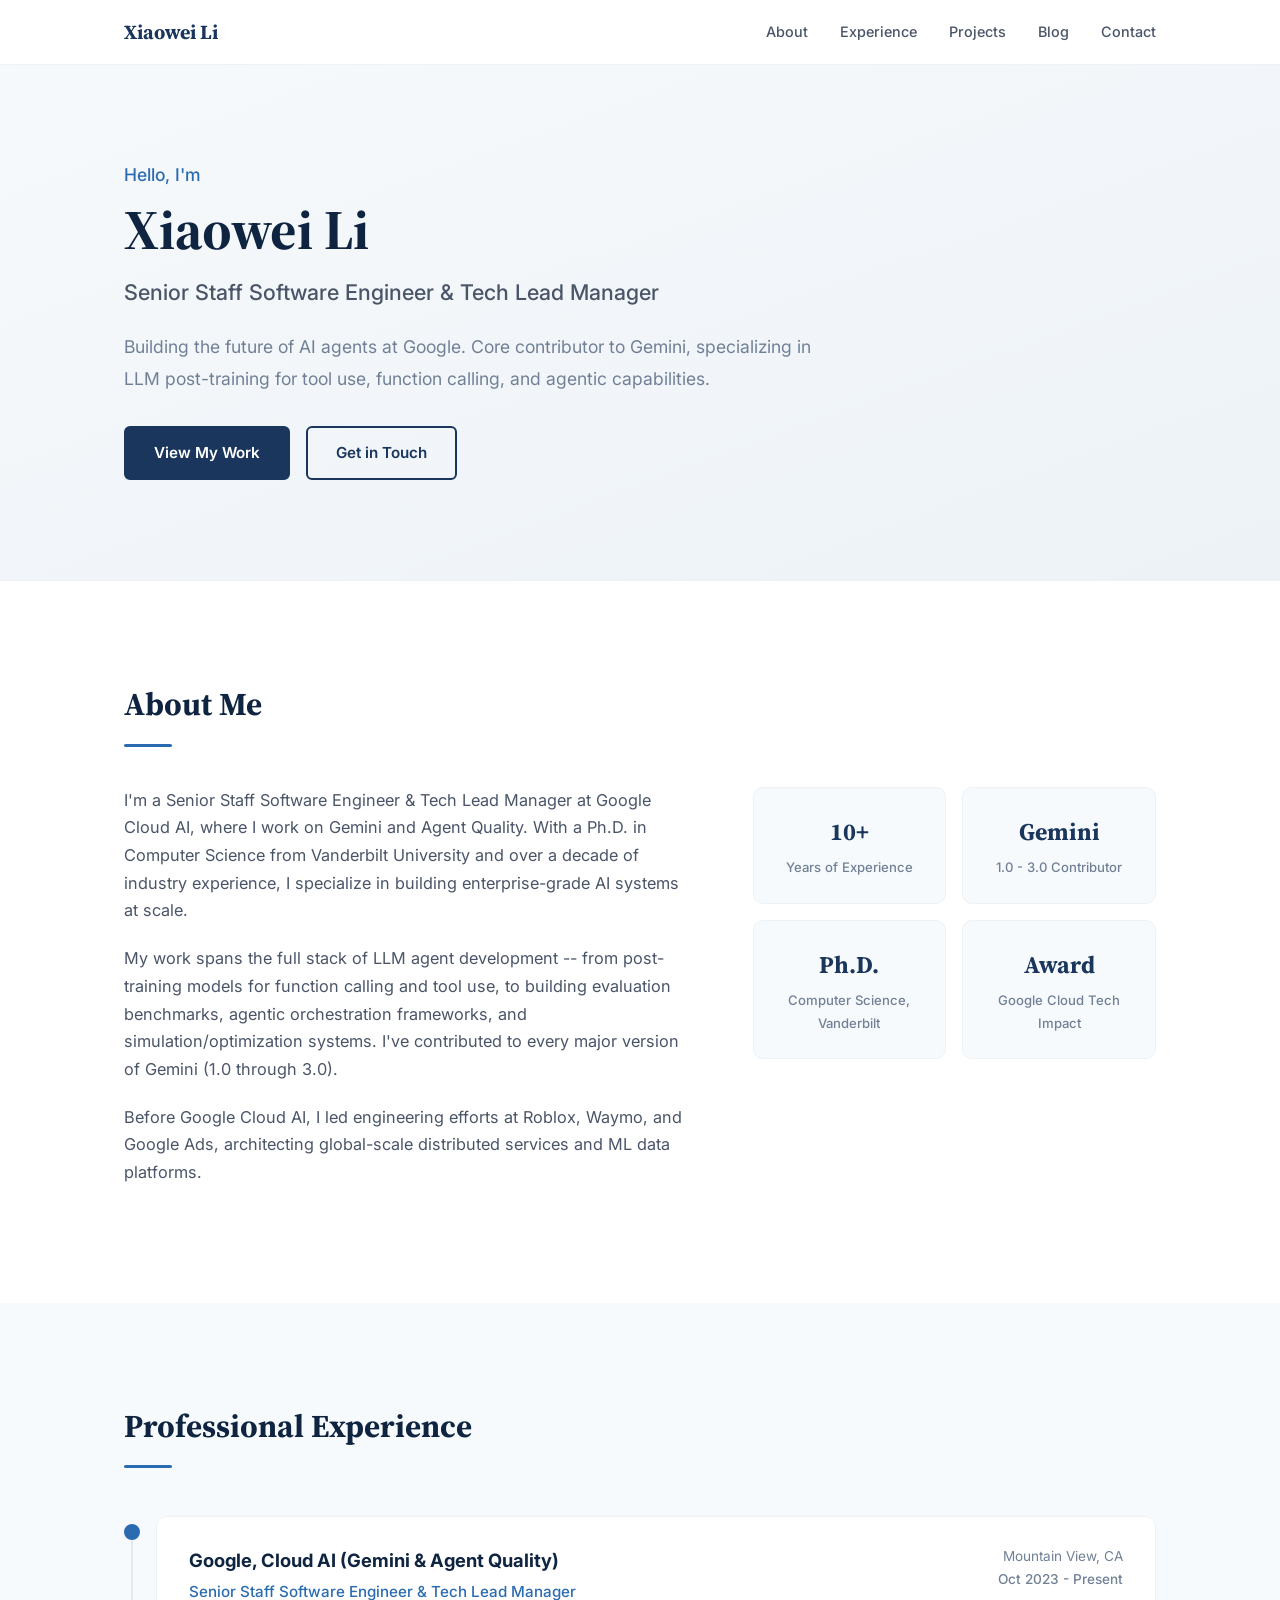
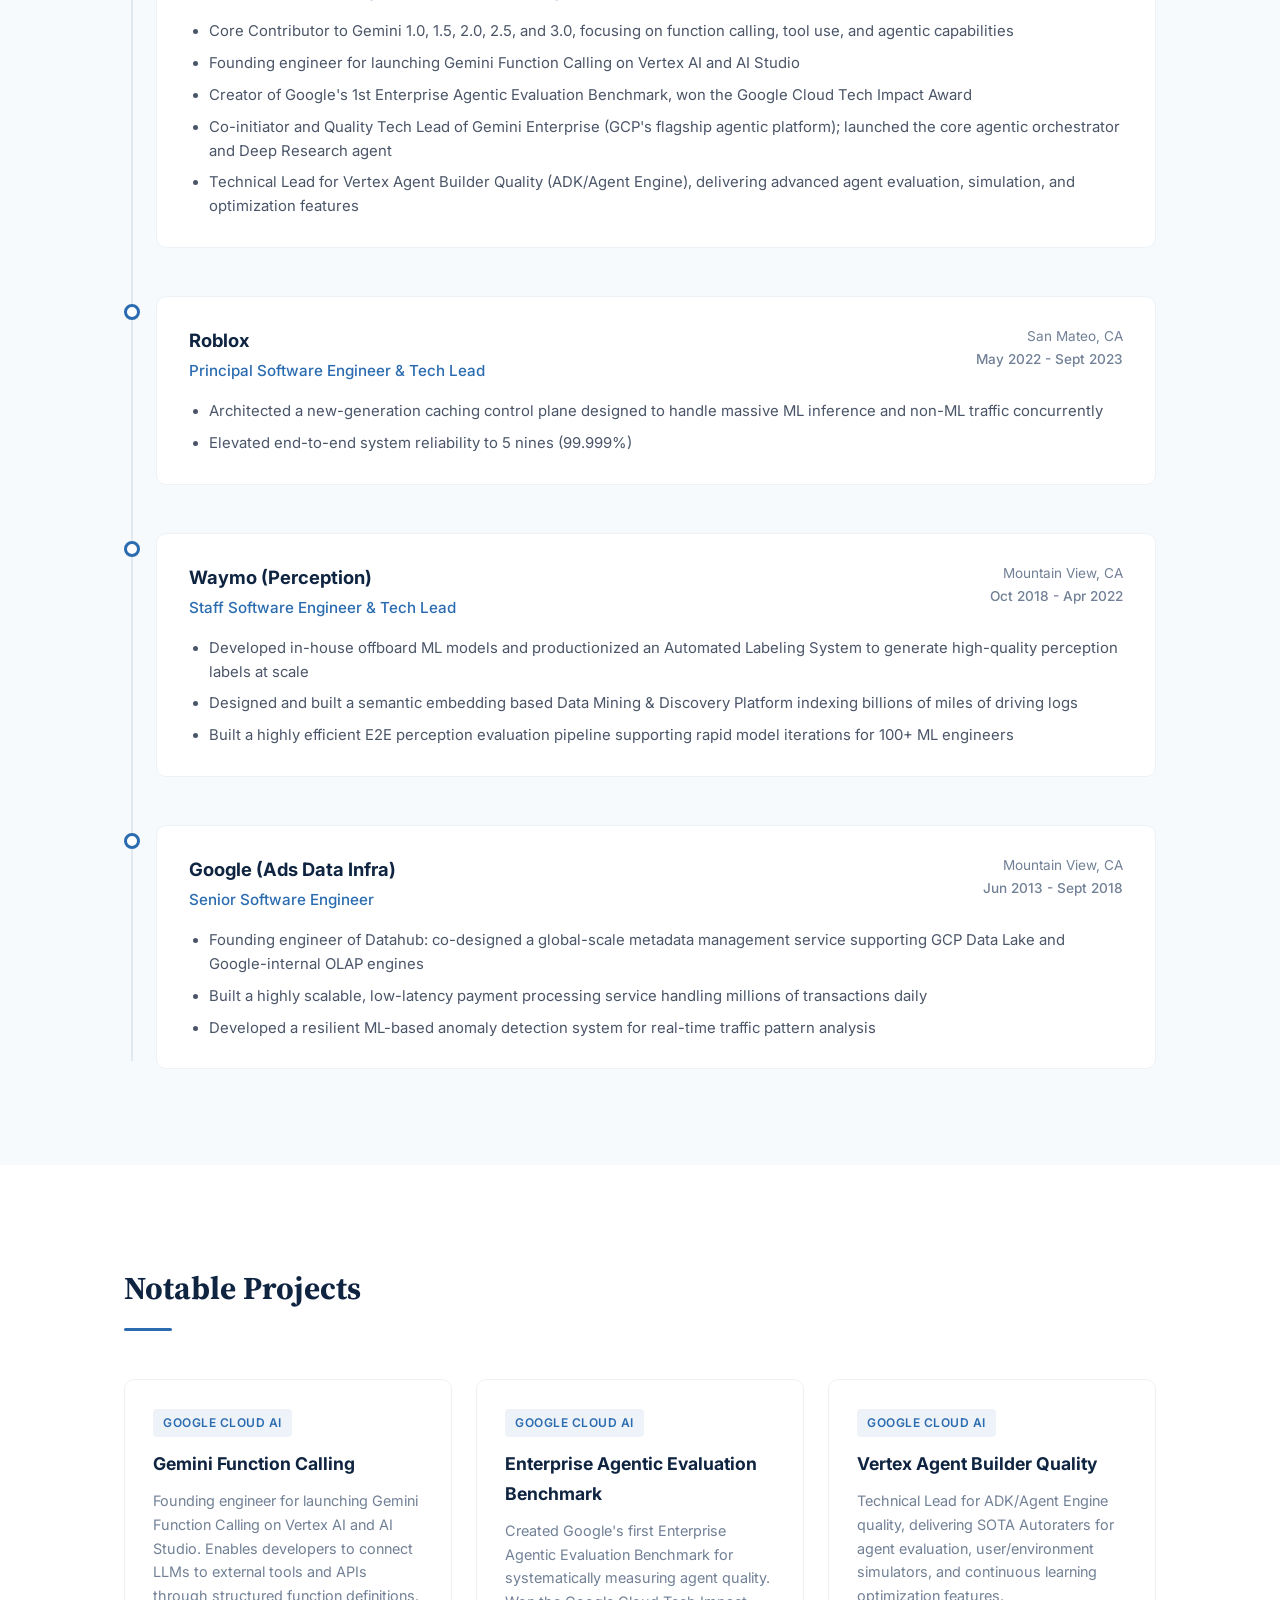
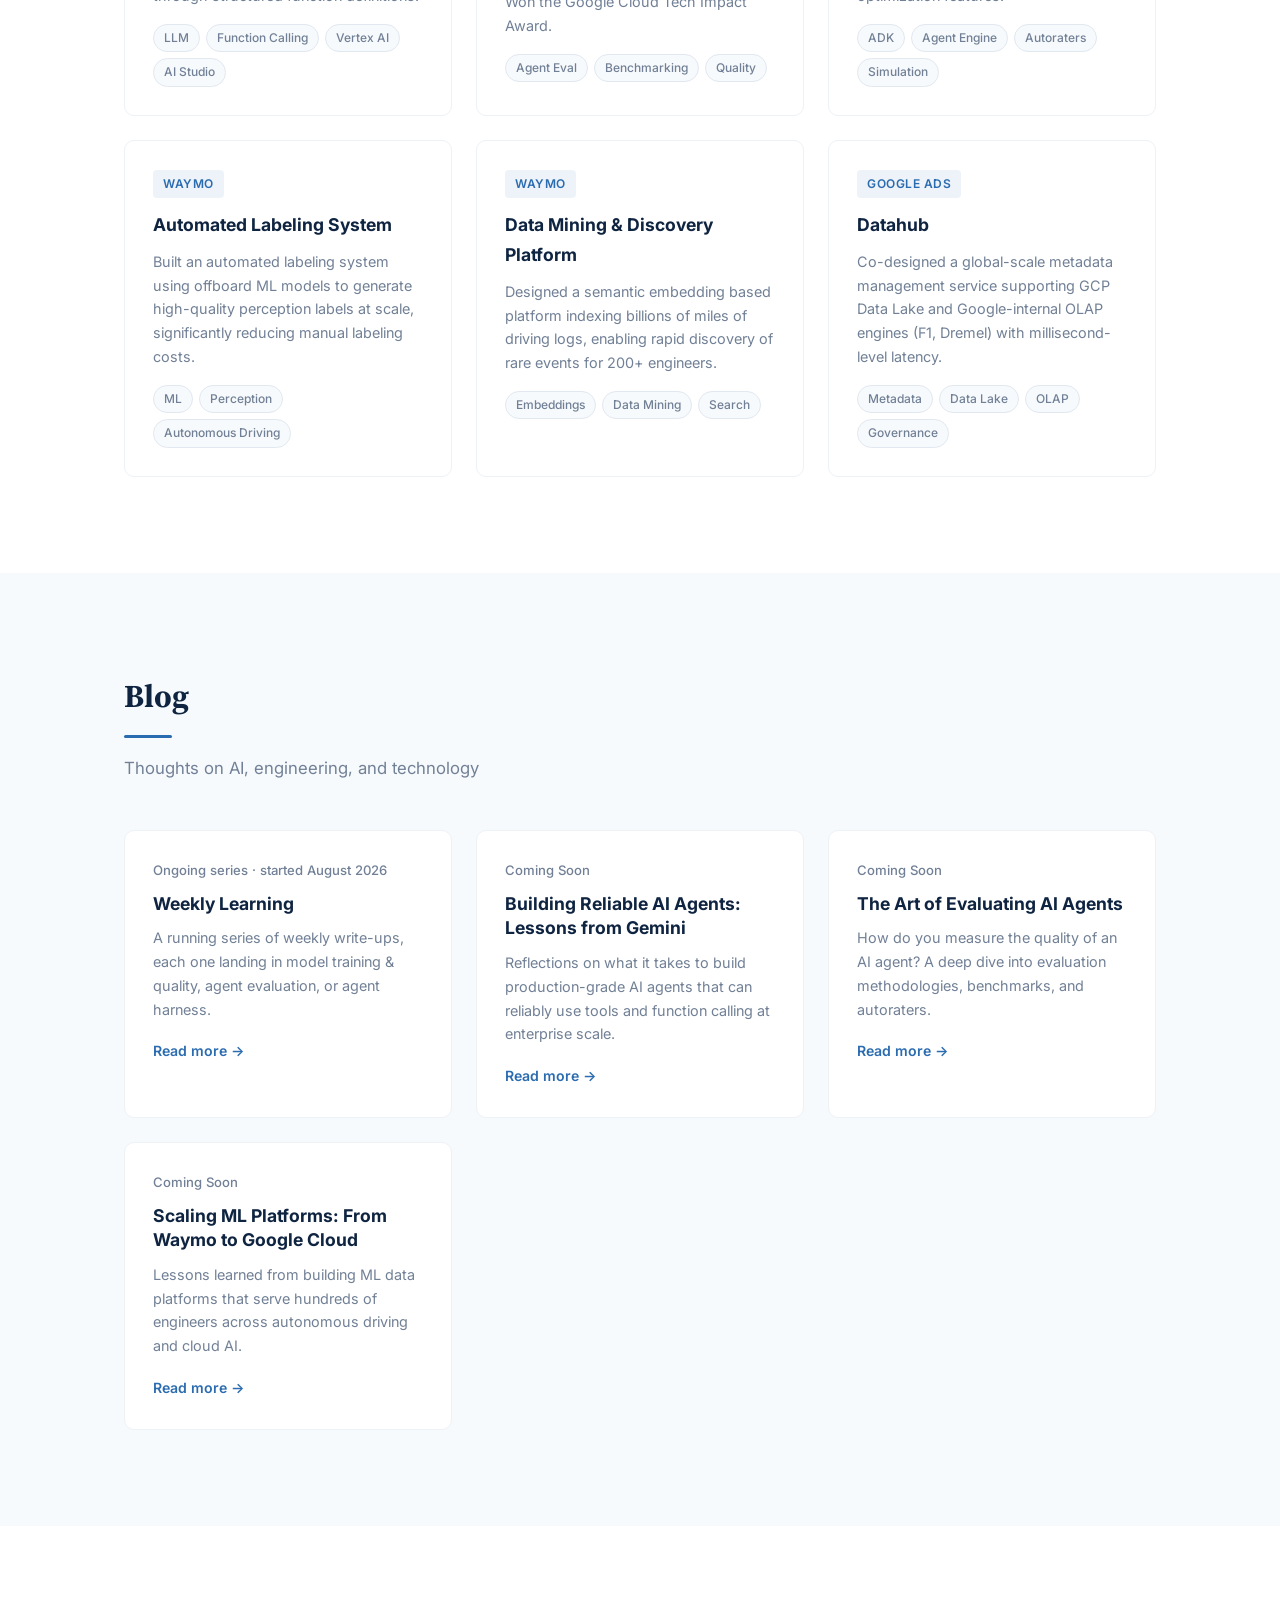
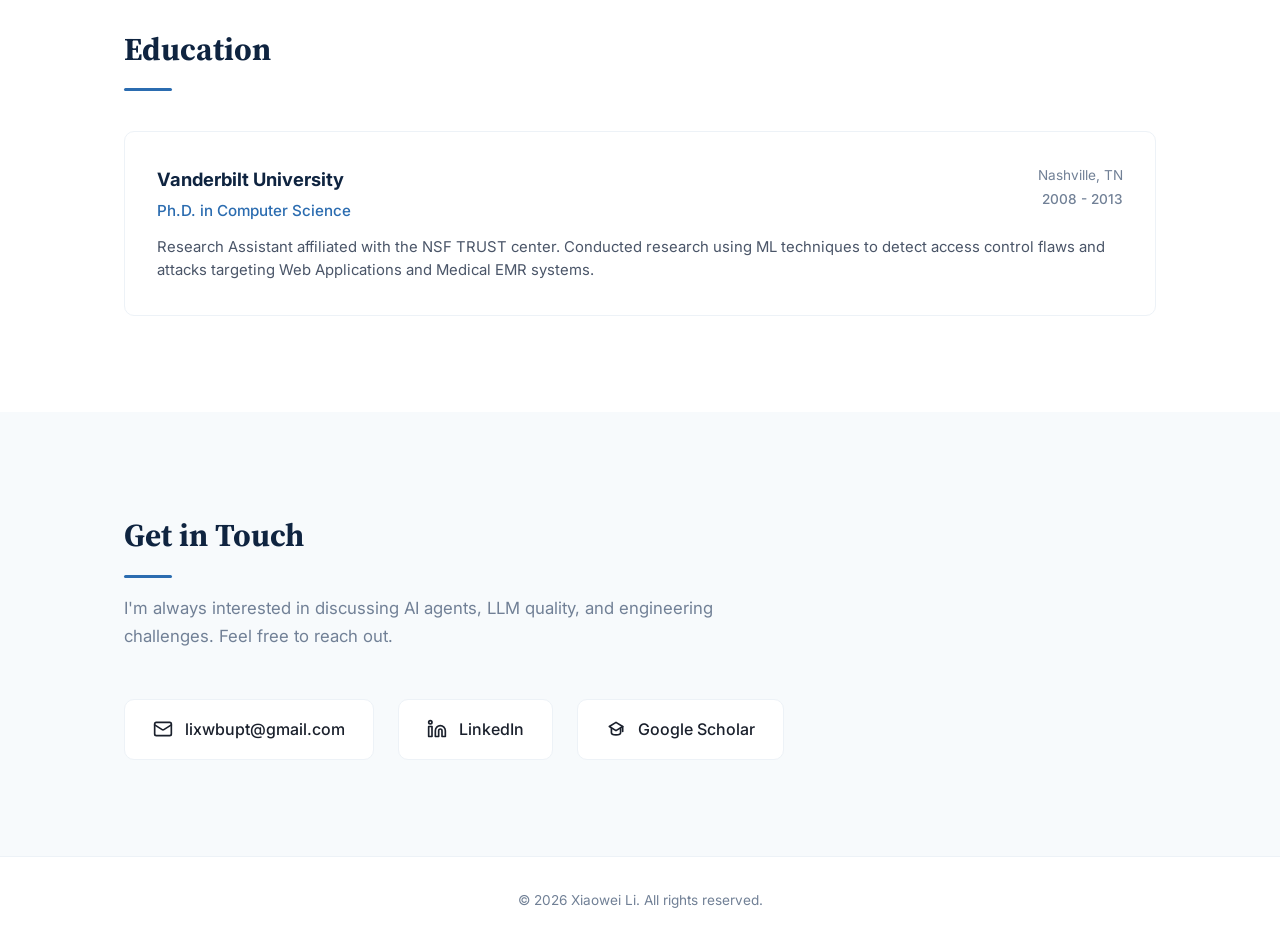
<file: index.html>
<!DOCTYPE html>
<html lang="en">
<head>
  <meta charset="UTF-8">
  <meta name="viewport" content="width=device-width, initial-scale=1.0">
  <title>Xiaowei Li - Senior Staff Engineer & Tech Lead</title>
  <meta name="description" content="Personal website of Xiaowei Li - Senior Staff Software Engineer & Tech Lead Manager at Google, specializing in LLM Agent Quality, Function Calling, and Agentic AI.">
  <link rel="stylesheet" href="styles.css">
  <link rel="preconnect" href="https://fonts.googleapis.com">
  <link rel="preconnect" href="https://fonts.gstatic.com" crossorigin>
  <link href="https://fonts.googleapis.com/css2?family=Inter:wght@300;400;500;600;700&family=Source+Serif+4:wght@400;600;700&display=swap" rel="stylesheet">
</head>
<body>
  <!-- Navigation -->
  <nav class="nav" id="nav">
    <div class="nav-inner">
      <a href="#" class="nav-logo">Xiaowei Li</a>
      <button class="nav-toggle" id="nav-toggle" aria-label="Toggle menu">
        <span></span><span></span><span></span>
      </button>
      <ul class="nav-links" id="nav-links">
        <li><a href="#about">About</a></li>
        <li><a href="#experience">Experience</a></li>
        <li><a href="#projects">Projects</a></li>
        <li><a href="#blog">Blog</a></li>
        <li><a href="#contact">Contact</a></li>

      </ul>
    </div>
  </nav>

  <!-- Hero Section -->
  <header class="hero" id="hero">
    <div class="container">
      <div class="hero-content">
        <p class="hero-greeting">Hello, I'm</p>
        <h1 class="hero-name">Xiaowei Li</h1>
        <h2 class="hero-title">Senior Staff Software Engineer & Tech Lead Manager</h2>
        <p class="hero-subtitle">
          Building the future of AI agents at Google. Core contributor to Gemini,
          specializing in LLM post-training for tool use, function calling, and agentic capabilities.
        </p>
        <div class="hero-actions">
          <a href="#experience" class="btn btn-primary">View My Work</a>
          <a href="#contact" class="btn btn-outline">Get in Touch</a>
        </div>
      </div>
    </div>
  </header>

  <!-- About Section -->
  <section class="section" id="about">
    <div class="container">
      <h2 class="section-title">About Me</h2>
      <div class="about-grid">
        <div class="about-text">
          <p>
            I'm a Senior Staff Software Engineer & Tech Lead Manager at Google Cloud AI,
            where I work on Gemini and Agent Quality. With a Ph.D. in Computer Science from
            Vanderbilt University and over a decade of industry experience, I specialize in
            building enterprise-grade AI systems at scale.
          </p>
          <p>
            My work spans the full stack of LLM agent development -- from post-training models
            for function calling and tool use, to building evaluation benchmarks, agentic orchestration
            frameworks, and simulation/optimization systems. I've contributed to every major version
            of Gemini (1.0 through 3.0).
          </p>
          <p>
            Before Google Cloud AI, I led engineering efforts at Roblox, Waymo, and Google Ads,
            architecting global-scale distributed services and ML data platforms.
          </p>
        </div>
        <div class="about-highlights">
          <div class="highlight-card">
            <span class="highlight-number">10+</span>
            <span class="highlight-label">Years of Experience</span>
          </div>
          <div class="highlight-card">
            <span class="highlight-number">Gemini</span>
            <span class="highlight-label">1.0 - 3.0 Contributor</span>
          </div>
          <div class="highlight-card">
            <span class="highlight-number">Ph.D.</span>
            <span class="highlight-label">Computer Science, Vanderbilt</span>
          </div>
          <div class="highlight-card">
            <span class="highlight-number">Award</span>
            <span class="highlight-label">Google Cloud Tech Impact</span>
          </div>
        </div>
      </div>
    </div>
  </section>

  <!-- Experience Section -->
  <section class="section section-alt" id="experience">
    <div class="container">
      <h2 class="section-title">Professional Experience</h2>
      <div class="timeline">

        <!-- Google Cloud AI -->
        <div class="timeline-item">
          <div class="timeline-marker"></div>
          <div class="timeline-content">
            <div class="timeline-header">
              <div>
                <h3 class="timeline-company">Google, Cloud AI (Gemini & Agent Quality)</h3>
                <p class="timeline-role">Senior Staff Software Engineer & Tech Lead Manager</p>
              </div>
              <div class="timeline-meta">
                <span class="timeline-location">Mountain View, CA</span>
                <span class="timeline-date">Oct 2023 - Present</span>
              </div>
            </div>
            <ul class="timeline-details">
              <li>Core Contributor to Gemini 1.0, 1.5, 2.0, 2.5, and 3.0, focusing on function calling, tool use, and agentic capabilities</li>
              <li>Founding engineer for launching Gemini Function Calling on Vertex AI and AI Studio</li>
              <li>Creator of Google's 1st Enterprise Agentic Evaluation Benchmark, won the Google Cloud Tech Impact Award</li>
              <li>Co-initiator and Quality Tech Lead of Gemini Enterprise (GCP's flagship agentic platform); launched the core agentic orchestrator and Deep Research agent</li>
              <li>Technical Lead for Vertex Agent Builder Quality (ADK/Agent Engine), delivering advanced agent evaluation, simulation, and optimization features</li>
            </ul>
          </div>
        </div>

        <!-- Roblox -->
        <div class="timeline-item">
          <div class="timeline-marker"></div>
          <div class="timeline-content">
            <div class="timeline-header">
              <div>
                <h3 class="timeline-company">Roblox</h3>
                <p class="timeline-role">Principal Software Engineer & Tech Lead</p>
              </div>
              <div class="timeline-meta">
                <span class="timeline-location">San Mateo, CA</span>
                <span class="timeline-date">May 2022 - Sept 2023</span>
              </div>
            </div>
            <ul class="timeline-details">
              <li>Architected a new-generation caching control plane designed to handle massive ML inference and non-ML traffic concurrently</li>
              <li>Elevated end-to-end system reliability to 5 nines (99.999%)</li>
            </ul>
          </div>
        </div>

        <!-- Waymo -->
        <div class="timeline-item">
          <div class="timeline-marker"></div>
          <div class="timeline-content">
            <div class="timeline-header">
              <div>
                <h3 class="timeline-company">Waymo (Perception)</h3>
                <p class="timeline-role">Staff Software Engineer & Tech Lead</p>
              </div>
              <div class="timeline-meta">
                <span class="timeline-location">Mountain View, CA</span>
                <span class="timeline-date">Oct 2018 - Apr 2022</span>
              </div>
            </div>
            <ul class="timeline-details">
              <li>Developed in-house offboard ML models and productionized an Automated Labeling System to generate high-quality perception labels at scale</li>
              <li>Designed and built a semantic embedding based Data Mining & Discovery Platform indexing billions of miles of driving logs</li>
              <li>Built a highly efficient E2E perception evaluation pipeline supporting rapid model iterations for 100+ ML engineers</li>
            </ul>
          </div>
        </div>

        <!-- Google Ads -->
        <div class="timeline-item">
          <div class="timeline-marker"></div>
          <div class="timeline-content">
            <div class="timeline-header">
              <div>
                <h3 class="timeline-company">Google (Ads Data Infra)</h3>
                <p class="timeline-role">Senior Software Engineer</p>
              </div>
              <div class="timeline-meta">
                <span class="timeline-location">Mountain View, CA</span>
                <span class="timeline-date">Jun 2013 - Sept 2018</span>
              </div>
            </div>
            <ul class="timeline-details">
              <li>Founding engineer of Datahub: co-designed a global-scale metadata management service supporting GCP Data Lake and Google-internal OLAP engines</li>
              <li>Built a highly scalable, low-latency payment processing service handling millions of transactions daily</li>
              <li>Developed a resilient ML-based anomaly detection system for real-time traffic pattern analysis</li>
            </ul>
          </div>
        </div>

      </div>
    </div>
  </section>

  <!-- Projects Section -->
  <section class="section" id="projects">
    <div class="container">
      <h2 class="section-title">Notable Projects</h2>
      <div class="projects-grid">

        <div class="project-card">
          <div class="project-tag">Google Cloud AI</div>
          <h3 class="project-title">Gemini Function Calling</h3>
          <p class="project-desc">
            Founding engineer for launching Gemini Function Calling on Vertex AI and AI Studio.
            Enables developers to connect LLMs to external tools and APIs through structured function definitions.
          </p>
          <div class="project-tech">
            <span>LLM</span><span>Function Calling</span><span>Vertex AI</span><span>AI Studio</span>
          </div>
        </div>

        <div class="project-card">
          <div class="project-tag">Google Cloud AI</div>
          <h3 class="project-title">Enterprise Agentic Evaluation Benchmark</h3>
          <p class="project-desc">
            Created Google's first Enterprise Agentic Evaluation Benchmark for systematically measuring
            agent quality. Won the Google Cloud Tech Impact Award.
          </p>
          <div class="project-tech">
            <span>Agent Eval</span><span>Benchmarking</span><span>Quality</span>
          </div>
        </div>

        <div class="project-card">
          <div class="project-tag">Google Cloud AI</div>
          <h3 class="project-title">Vertex Agent Builder Quality</h3>
          <p class="project-desc">
            Technical Lead for ADK/Agent Engine quality, delivering SOTA Autoraters for agent evaluation,
            user/environment simulators, and continuous learning optimization features.
          </p>
          <div class="project-tech">
            <span>ADK</span><span>Agent Engine</span><span>Autoraters</span><span>Simulation</span>
          </div>
        </div>

        <div class="project-card">
          <div class="project-tag">Waymo</div>
          <h3 class="project-title">Automated Labeling System</h3>
          <p class="project-desc">
            Built an automated labeling system using offboard ML models to generate high-quality
            perception labels at scale, significantly reducing manual labeling costs.
          </p>
          <div class="project-tech">
            <span>ML</span><span>Perception</span><span>Autonomous Driving</span>
          </div>
        </div>

        <div class="project-card">
          <div class="project-tag">Waymo</div>
          <h3 class="project-title">Data Mining & Discovery Platform</h3>
          <p class="project-desc">
            Designed a semantic embedding based platform indexing billions of miles of driving logs,
            enabling rapid discovery of rare events for 200+ engineers.
          </p>
          <div class="project-tech">
            <span>Embeddings</span><span>Data Mining</span><span>Search</span>
          </div>
        </div>

        <div class="project-card">
          <div class="project-tag">Google Ads</div>
          <h3 class="project-title">Datahub</h3>
          <p class="project-desc">
            Co-designed a global-scale metadata management service supporting GCP Data Lake
            and Google-internal OLAP engines (F1, Dremel) with millisecond-level latency.
          </p>
          <div class="project-tech">
            <span>Metadata</span><span>Data Lake</span><span>OLAP</span><span>Governance</span>
          </div>
        </div>

      </div>
    </div>
  </section>

  <!-- Blog Section -->
  <section class="section section-alt" id="blog">
    <div class="container">
      <h2 class="section-title">Blog</h2>
      <p class="section-subtitle">Thoughts on AI, engineering, and technology</p>
      <div class="blog-grid">

        <a href="blog/weekly-learning.html" class="blog-card">
          <div class="blog-date">Ongoing series &middot; started August 2026</div>
          <h3 class="blog-title">Weekly Learning</h3>
          <p class="blog-excerpt">
            A running series of weekly write-ups, each one landing in model training &amp; quality,
            agent evaluation, or agent harness.
          </p>
          <span class="blog-read-more">Read more &rarr;</span>
        </a>

        <a href="blog/building-ai-agents.html" class="blog-card">
          <div class="blog-date">Coming Soon</div>
          <h3 class="blog-title">Building Reliable AI Agents: Lessons from Gemini</h3>
          <p class="blog-excerpt">
            Reflections on what it takes to build production-grade AI agents that can reliably
            use tools and function calling at enterprise scale.
          </p>
          <span class="blog-read-more">Read more &rarr;</span>
        </a>

        <a href="blog/eval-benchmarks.html" class="blog-card">
          <div class="blog-date">Coming Soon</div>
          <h3 class="blog-title">The Art of Evaluating AI Agents</h3>
          <p class="blog-excerpt">
            How do you measure the quality of an AI agent? A deep dive into evaluation
            methodologies, benchmarks, and autoraters.
          </p>
          <span class="blog-read-more">Read more &rarr;</span>
        </a>

        <a href="blog/scaling-ml-platforms.html" class="blog-card">
          <div class="blog-date">Coming Soon</div>
          <h3 class="blog-title">Scaling ML Platforms: From Waymo to Google Cloud</h3>
          <p class="blog-excerpt">
            Lessons learned from building ML data platforms that serve hundreds of engineers
            across autonomous driving and cloud AI.
          </p>
          <span class="blog-read-more">Read more &rarr;</span>
        </a>

      </div>
    </div>
  </section>

  <!-- Education Section -->
  <section class="section" id="education">
    <div class="container">
      <h2 class="section-title">Education</h2>
      <div class="education-card">
        <div class="education-header">
          <div>
            <h3 class="education-school">Vanderbilt University</h3>
            <p class="education-degree">Ph.D. in Computer Science</p>
          </div>
          <div class="timeline-meta">
            <span class="timeline-location">Nashville, TN</span>
            <span class="timeline-date">2008 - 2013</span>
          </div>
        </div>
        <p class="education-desc">
          Research Assistant affiliated with the NSF TRUST center. Conducted research using ML techniques
          to detect access control flaws and attacks targeting Web Applications and Medical EMR systems.
        </p>
      </div>
    </div>
  </section>

  <!-- Contact Section -->
  <section class="section section-alt" id="contact">
    <div class="container">
      <h2 class="section-title">Get in Touch</h2>
      <p class="section-subtitle">
        I'm always interested in discussing AI agents, LLM quality, and engineering challenges.
        Feel free to reach out.
      </p>
      <div class="contact-links">
        <a href="mailto:lixwbupt@gmail.com" class="contact-item">
          <svg xmlns="http://www.w3.org/2000/svg" width="24" height="24" viewBox="0 0 24 24" fill="none" stroke="currentColor" stroke-width="2" stroke-linecap="round" stroke-linejoin="round"><rect width="20" height="16" x="2" y="4" rx="2"/><path d="m22 7-8.97 5.7a1.94 1.94 0 0 1-2.06 0L2 7"/></svg>
          <span>lixwbupt@gmail.com</span>
        </a>
        <a href="https://www.linkedin.com/in/xiaowei-li-b37a5a18/" target="_blank" class="contact-item">
          <svg xmlns="http://www.w3.org/2000/svg" width="24" height="24" viewBox="0 0 24 24" fill="none" stroke="currentColor" stroke-width="2" stroke-linecap="round" stroke-linejoin="round"><path d="M16 8a6 6 0 0 1 6 6v7h-4v-7a2 2 0 0 0-2-2 2 2 0 0 0-2 2v7h-4v-7a6 6 0 0 1 6-6z"/><rect width="4" height="12" x="2" y="9"/><circle cx="4" cy="4" r="2"/></svg>
          <span>LinkedIn</span>
        </a>
        <a href="https://scholar.google.com/citations?user=L3YYngwAAAAJ&hl=en" target="_blank" class="contact-item">
          <svg xmlns="http://www.w3.org/2000/svg" width="24" height="24" viewBox="0 0 24 24" fill="none" stroke="currentColor" stroke-width="2" stroke-linecap="round" stroke-linejoin="round"><path d="M12 14l-8-5 8-5 8 5-8 5z"/><path d="M20 9v6"/><path d="M6.5 11.5v5c0 1.38 2.46 2.5 5.5 2.5s5.5-1.12 5.5-2.5v-5"/></svg>
          <span>Google Scholar</span>
        </a>
      </div>
    </div>
  </section>

  <!-- Footer -->
  <footer class="footer">
    <div class="container">
      <p>&copy; 2026 Xiaowei Li. All rights reserved.</p>
    </div>
  </footer>

  <script src="main.js"></script>
</body>
</html>
</file>
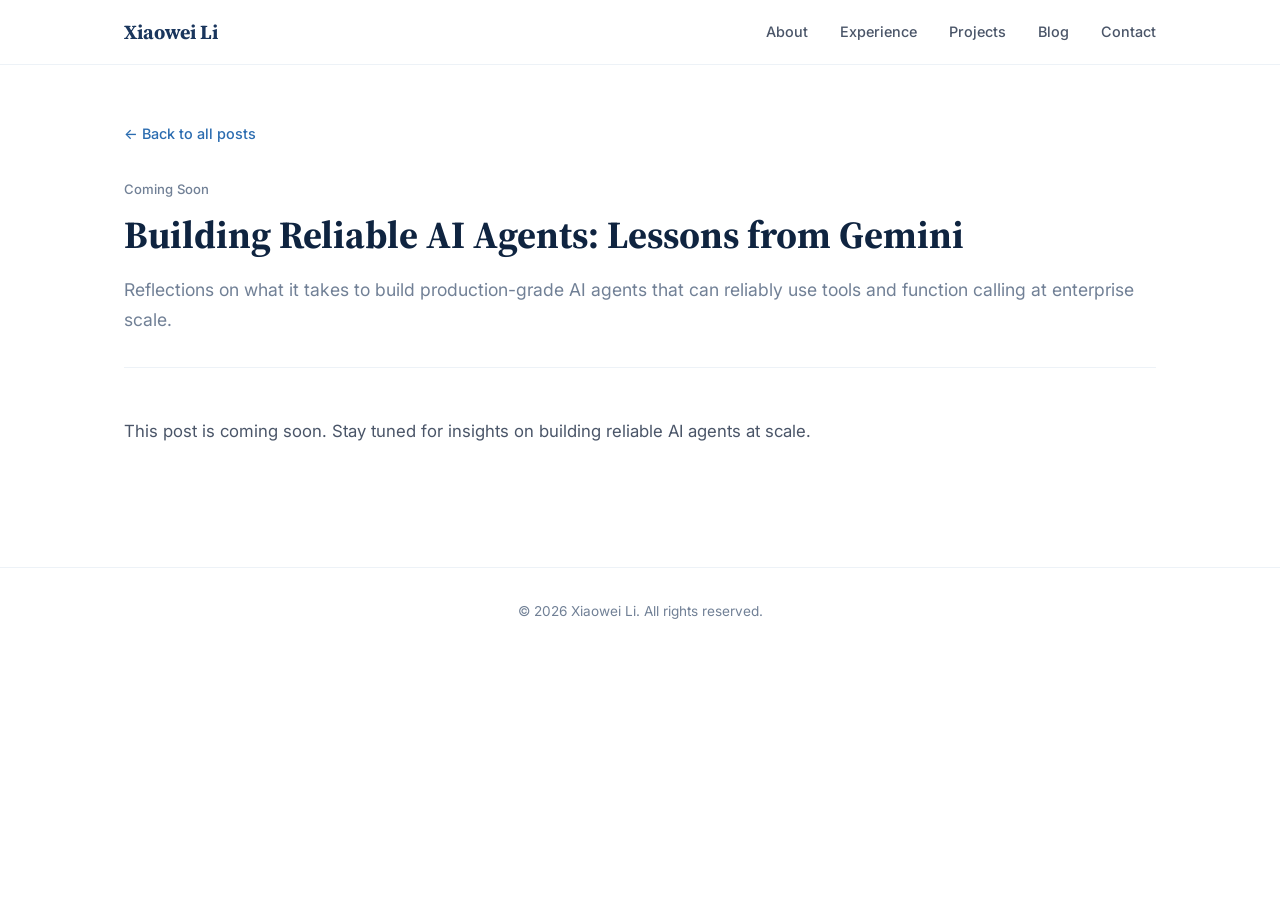
<file: blog/building-ai-agents.html>
<!DOCTYPE html>
<html lang="en">
<head>
  <meta charset="UTF-8">
  <meta name="viewport" content="width=device-width, initial-scale=1.0">
  <title>Building Reliable AI Agents - Xiaowei Li</title>
  <link rel="stylesheet" href="../styles.css">
  <link rel="preconnect" href="https://fonts.googleapis.com">
  <link rel="preconnect" href="https://fonts.gstatic.com" crossorigin>
  <link href="https://fonts.googleapis.com/css2?family=Inter:wght@300;400;500;600;700&family=Source+Serif+4:wght@400;600;700&display=swap" rel="stylesheet">
</head>
<body>
  <nav class="nav" id="nav">
    <div class="nav-inner">
      <a href="../index.html" class="nav-logo">Xiaowei Li</a>
      <ul class="nav-links" id="nav-links">
        <li><a href="../index.html#about">About</a></li>
        <li><a href="../index.html#experience">Experience</a></li>
        <li><a href="../index.html#projects">Projects</a></li>
        <li><a href="../index.html#blog">Blog</a></li>
        <li><a href="../index.html#contact">Contact</a></li>
      </ul>
    </div>
  </nav>

  <article class="blog-post">
    <div class="container">
      <a href="../index.html#blog" class="blog-back">&larr; Back to all posts</a>
      <header class="blog-post-header">
        <div class="blog-date">Coming Soon</div>
        <h1 class="blog-post-title">Building Reliable AI Agents: Lessons from Gemini</h1>
        <p class="blog-post-subtitle">
          Reflections on what it takes to build production-grade AI agents that can reliably
          use tools and function calling at enterprise scale.
        </p>
      </header>
      <div class="blog-post-body">
        <p>This post is coming soon. Stay tuned for insights on building reliable AI agents at scale.</p>
      </div>
    </div>
  </article>

  <footer class="footer">
    <div class="container">
      <p>&copy; 2026 Xiaowei Li. All rights reserved.</p>
    </div>
  </footer>

  <script src="../main.js"></script>
</body>
</html>
</file>
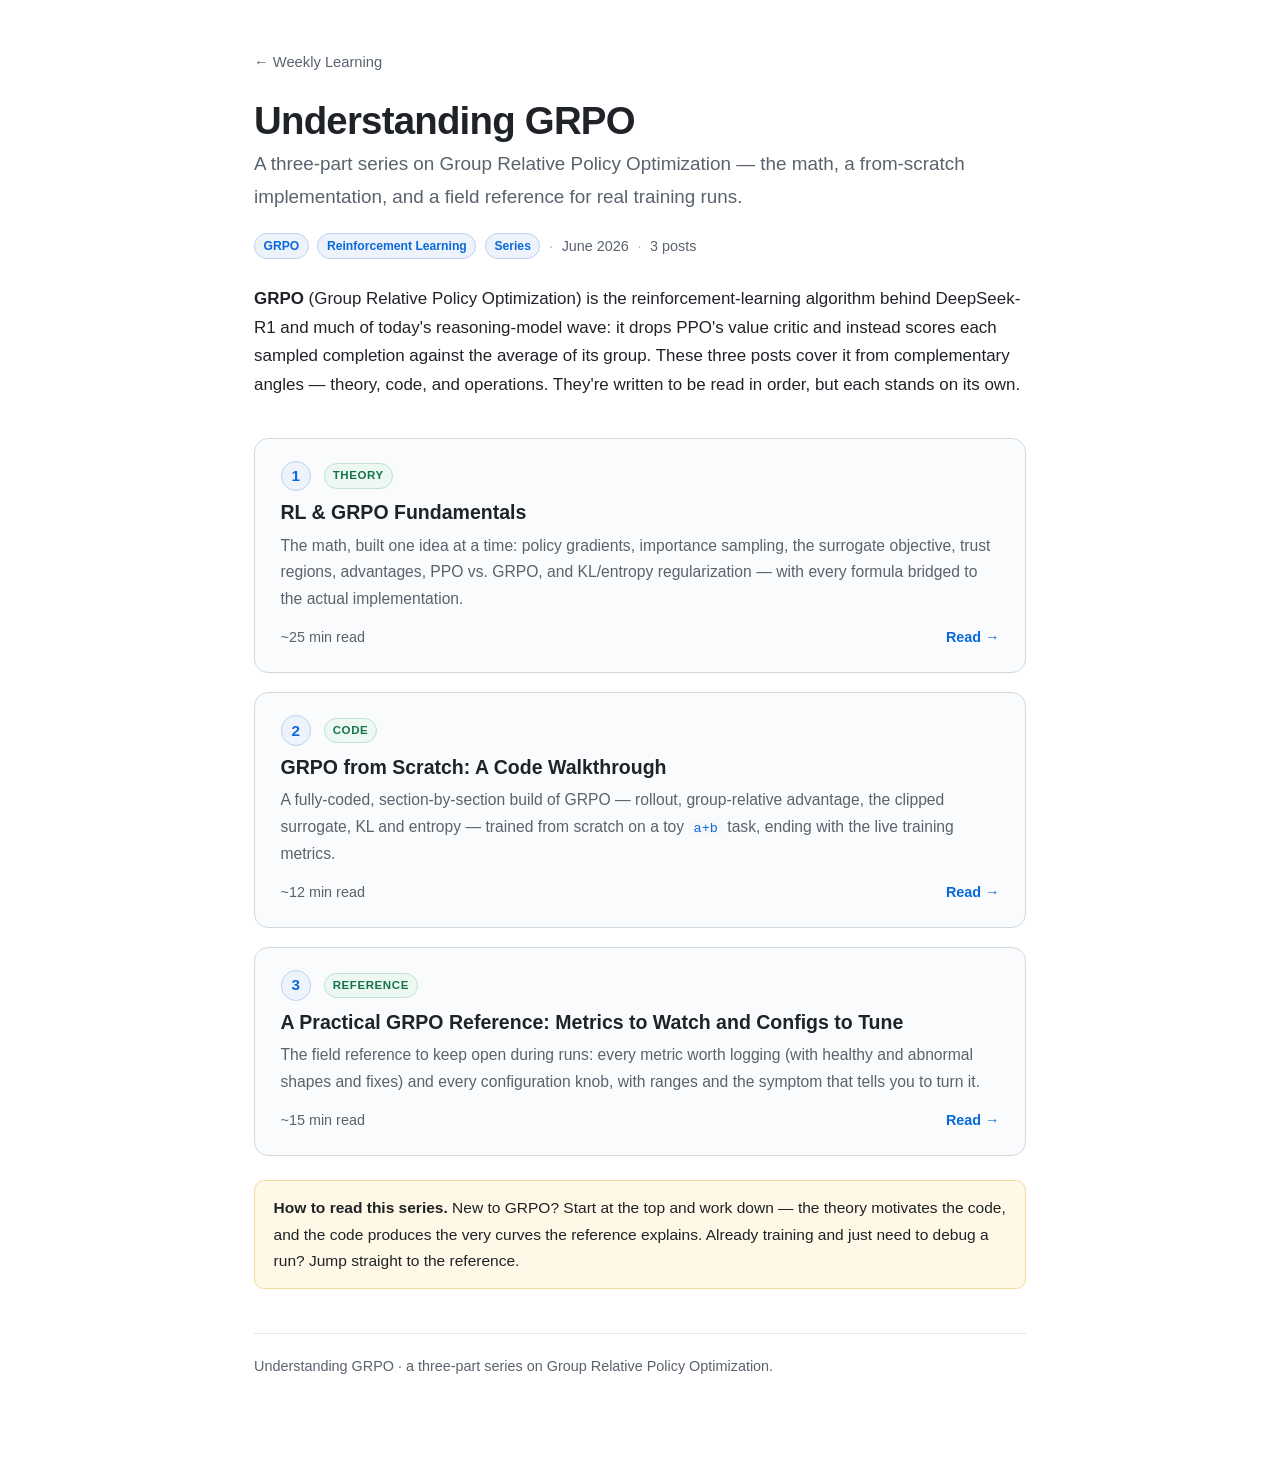
<file: blog/grpo-series.html>
<!DOCTYPE html>
<html lang="en">
<head>
<meta charset="utf-8">
<meta name="viewport" content="width=device-width, initial-scale=1">
<title>Understanding GRPO &mdash; A Three-Part Series</title>
<meta name="description" content="A three-part series on Group Relative Policy Optimization (GRPO): the RL math fundamentals, a from-scratch code walkthrough, and a practical reference of metrics and configs for real training runs.">
<style>
  :root {
    --bg: #ffffff; --fg: #1f2328; --muted: #59636e; --border: #d1d9e0;
    --border-soft: #e4e8ec; --accent: #0969da; --code-bg: #f6f8fa;
    --row-alt: #fafbfc; --note-bg: #fff8e6; --note-bd: #f0d999;
    --num-bg: #eef3fb; --num-bd: #bcd2f0; --num-fg: #0969da;
    --an-bg: #ecf8f1; --an-bd: #bfe3d0; --an-fg: #15734c;
    --maxw: 820px;
  }
  @media (prefers-color-scheme: dark) {
    :root {
      --bg: #0d1117; --fg: #e6edf3; --muted: #9198a1; --border: #30363d;
      --border-soft: #21262d; --accent: #4493f8; --code-bg: #161b22;
      --row-alt: #11161d; --note-bg: #241c08; --note-bd: #5c4813;
      --num-bg: #11203a; --num-bd: #1f487e; --num-fg: #6cb0ff;
      --an-bg: #0e1f17; --an-bd: #285339; --an-fg: #56cf92;
    }
  }
  * { box-sizing: border-box; }
  html { scroll-behavior: smooth; }
  body {
    margin: 0; background: var(--bg); color: var(--fg);
    font: 17px/1.7 -apple-system, BlinkMacSystemFont, "Segoe UI", "Noto Sans",
          Helvetica, Arial, sans-serif;
    -webkit-font-smoothing: antialiased;
  }
  .wrap { max-width: var(--maxw); margin: 0 auto; padding: 48px 24px 96px; }
  a { color: var(--accent); text-decoration: none; }
  a:hover { text-decoration: underline; }
  p { margin: 0.85em 0; }
  strong { font-weight: 650; }
  em { color: var(--fg); }
  code { background: var(--code-bg); color: var(--accent);
    padding: .12em .38em; border-radius: 5px; font-size: .86em;
    font-family: ui-monospace, SFMono-Regular, "SF Mono", Menlo, Consolas, monospace; }

  .backlink { display: inline-block; margin: 0 0 1.6em; color: var(--muted);
    font-size: .92rem; font-weight: 500; }
  .backlink:hover { color: var(--accent); text-decoration: none; }
  .doc-title { font-size: 2.4rem; line-height: 1.15; margin: 0 0 .15em; font-weight: 700;
    letter-spacing: -0.02em; }
  .doc-sub { color: var(--muted); font-size: 1.18rem; margin: 0 0 1.1em; }
  .meta { color: var(--muted); font-size: .9rem; margin: 0 0 1.8em;
    display: flex; gap: .6em; flex-wrap: wrap; align-items: center; }
  .meta .dot { opacity: .5; }
  .tag { font-size: .76rem; font-weight: 600; color: var(--num-fg);
    background: var(--num-bg); border: 1px solid var(--num-bd);
    border-radius: 999px; padding: .12em .7em; }
  .lead { font-size: 1.06rem; }

  /* series cards */
  .series { display: grid; gap: 1.15em; margin: 2.2em 0 1.2em; }
  .scard { display: block; position: relative; border: 1px solid var(--border);
    border-radius: 14px; padding: 1.3em 1.5em; background: var(--row-alt);
    text-decoration: none; color: inherit;
    transition: border-color .15s ease, transform .15s ease, box-shadow .15s ease; }
  .scard:hover { border-color: var(--accent); transform: translateY(-2px);
    box-shadow: 0 6px 22px rgba(0,0,0,.08); text-decoration: none; }
  .scard-head { display: flex; align-items: center; gap: .75em; margin-bottom: .55em;
    flex-wrap: wrap; }
  .scard-num { flex: none; width: 2em; height: 2em; border-radius: 50%; display: flex;
    align-items: center; justify-content: center; font-weight: 700; font-size: .95rem;
    color: var(--num-fg); background: var(--num-bg); border: 1px solid var(--num-bd); }
  .scard-kind { font-size: .72rem; font-weight: 700; letter-spacing: .05em;
    text-transform: uppercase; color: var(--an-fg); background: var(--an-bg);
    border: 1px solid var(--an-bd); border-radius: 999px; padding: .18em .7em; }
  .scard h3 { margin: 0; font-size: 1.22rem; font-weight: 650; line-height: 1.25; }
  .scard p { margin: .5em 0 .8em; color: var(--muted); font-size: .98rem; }
  .scard-meta { display: flex; align-items: center; justify-content: space-between;
    font-size: .9rem; }
  .scard-time { color: var(--muted); }
  .scard-go { color: var(--accent); font-weight: 600; }

  .note { background: var(--note-bg); border: 1px solid var(--note-bd);
    border-radius: 10px; padding: .9em 1.2em; margin: 1.6em 0; font-size: .97rem; }
  .note strong { font-weight: 700; }

  .footer { margin-top: 3em; padding-top: 1.4em; border-top: 1px solid var(--border-soft);
    color: var(--muted); font-size: .9rem; }
  @media (max-width: 640px) {
    .wrap { padding: 28px 16px 64px; }
    .doc-title { font-size: 1.85rem; } .doc-sub { font-size: 1.05rem; }
  }
</style>
</head>
<body>
<div class="wrap">
  <a href="weekly-learning.html" class="backlink">&larr; Weekly Learning</a>

  <h1 class="doc-title">Understanding GRPO</h1>
  <p class="doc-sub">A three-part series on Group Relative Policy Optimization &mdash; the math, a from-scratch implementation, and a field reference for real training runs.</p>
  <div class="meta">
    <span class="tag">GRPO</span><span class="tag">Reinforcement Learning</span><span class="tag">Series</span>
    <span class="dot">&middot;</span><span>June 2026</span>
    <span class="dot">&middot;</span><span>3 posts</span>
  </div>

  <p class="lead"><strong>GRPO</strong> (Group Relative Policy Optimization) is the reinforcement-learning
  algorithm behind DeepSeek-R1 and much of today's reasoning-model wave: it drops PPO's value critic
  and instead scores each sampled completion against the average of its group. These three posts cover
  it from complementary angles &mdash; theory, code, and operations. They're written to be read in
  order, but each stands on its own.</p>

  <div class="series">

    <a class="scard" href="rl-grpo-fundamentals.html">
      <div class="scard-head">
        <span class="scard-num">1</span>
        <span class="scard-kind">Theory</span>
      </div>
      <h3>RL &amp; GRPO Fundamentals</h3>
      <p>The math, built one idea at a time: policy gradients, importance sampling, the surrogate
      objective, trust regions, advantages, PPO vs. GRPO, and KL/entropy regularization &mdash; with
      every formula bridged to the actual implementation.</p>
      <div class="scard-meta">
        <span class="scard-time">~25 min read</span>
        <span class="scard-go">Read &rarr;</span>
      </div>
    </a>

    <a class="scard" href="grpo-from-scratch.html">
      <div class="scard-head">
        <span class="scard-num">2</span>
        <span class="scard-kind">Code</span>
      </div>
      <h3>GRPO from Scratch: A Code Walkthrough</h3>
      <p>A fully-coded, section-by-section build of GRPO &mdash; rollout, group-relative advantage, the
      clipped surrogate, KL and entropy &mdash; trained from scratch on a toy <code>a+b</code> task,
      ending with the live training metrics.</p>
      <div class="scard-meta">
        <span class="scard-time">~12 min read</span>
        <span class="scard-go">Read &rarr;</span>
      </div>
    </a>

    <a class="scard" href="grpo.html">
      <div class="scard-head">
        <span class="scard-num">3</span>
        <span class="scard-kind">Reference</span>
      </div>
      <h3>A Practical GRPO Reference: Metrics to Watch and Configs to Tune</h3>
      <p>The field reference to keep open during runs: every metric worth logging (with healthy and
      abnormal shapes and fixes) and every configuration knob, with ranges and the symptom that tells
      you to turn it.</p>
      <div class="scard-meta">
        <span class="scard-time">~15 min read</span>
        <span class="scard-go">Read &rarr;</span>
      </div>
    </a>

  </div>

  <div class="note"><strong>How to read this series.</strong> New to GRPO? Start at the top and work
  down &mdash; the theory motivates the code, and the code produces the very curves the reference
  explains. Already training and just need to debug a run? Jump straight to the reference.</div>

  <div class="footer">
    Understanding GRPO &middot; a three-part series on Group Relative Policy Optimization.
  </div>
</div>
</body>
</html>
</file>
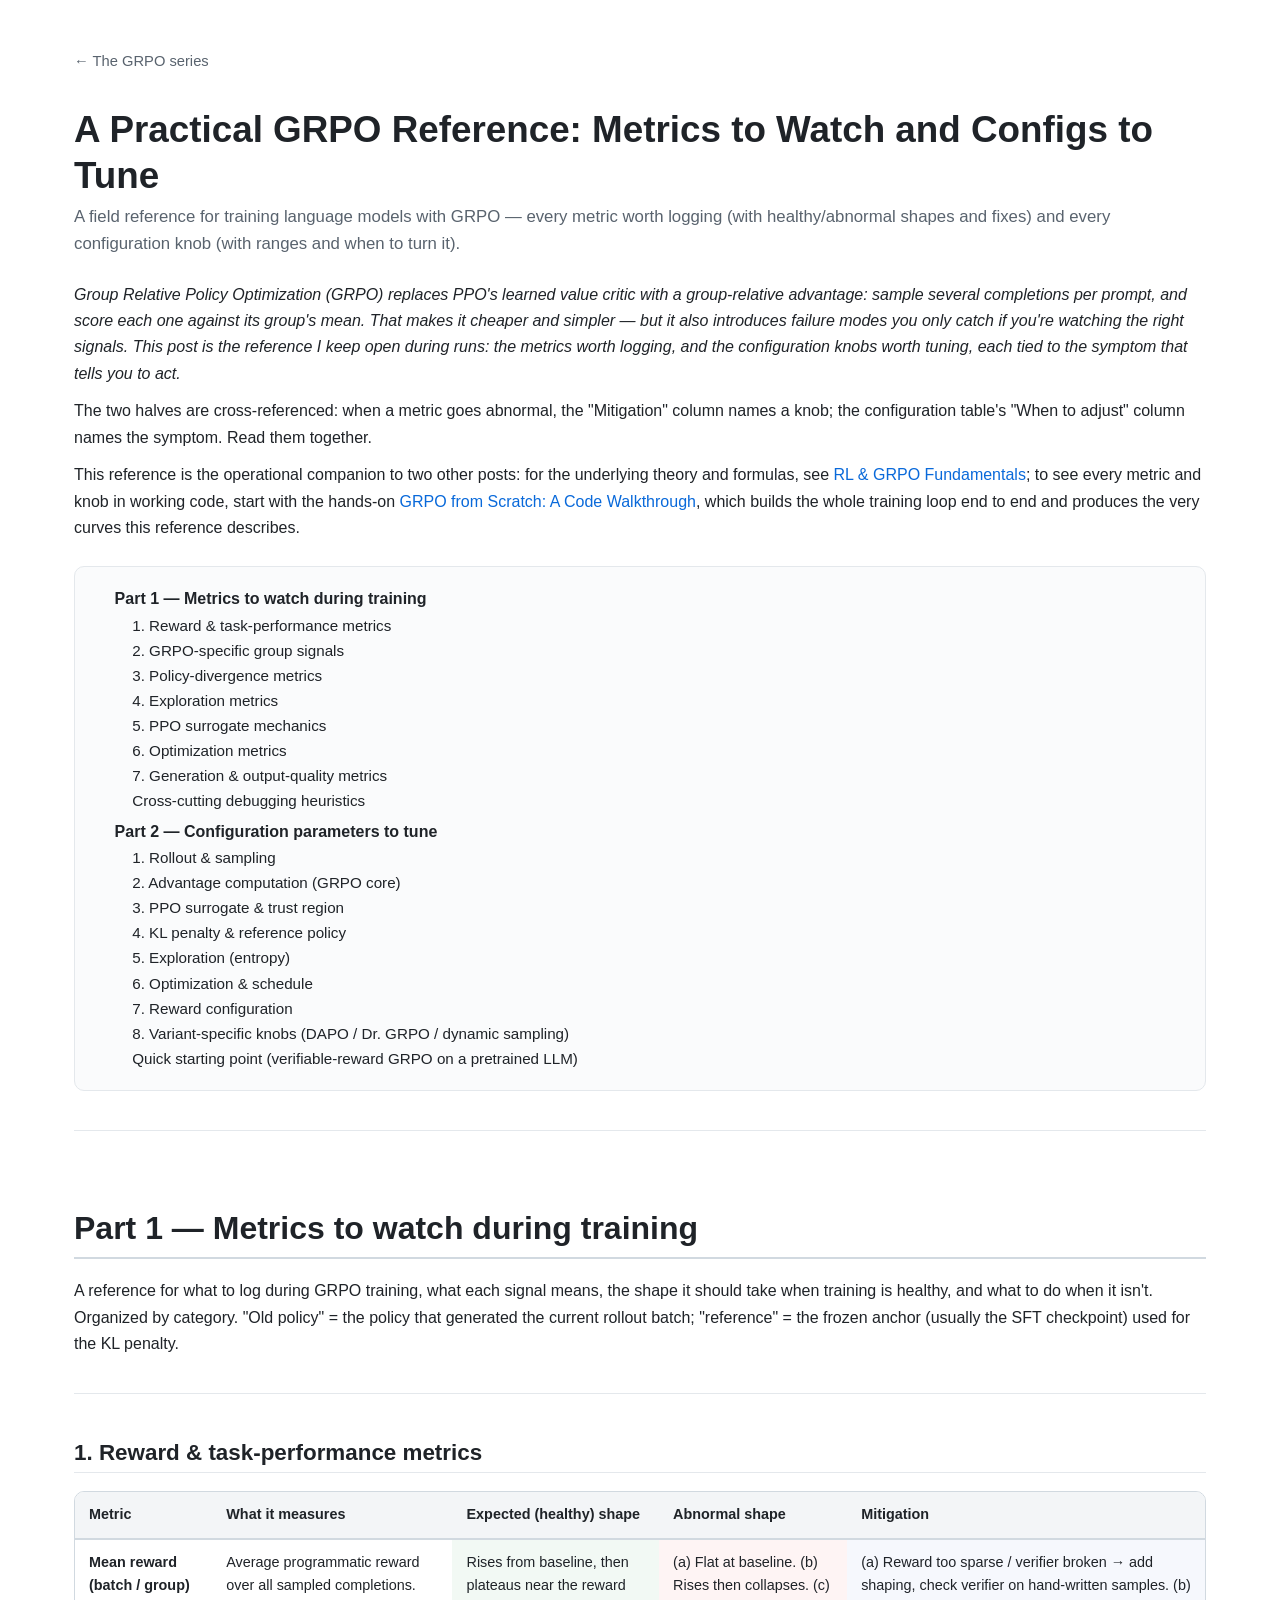
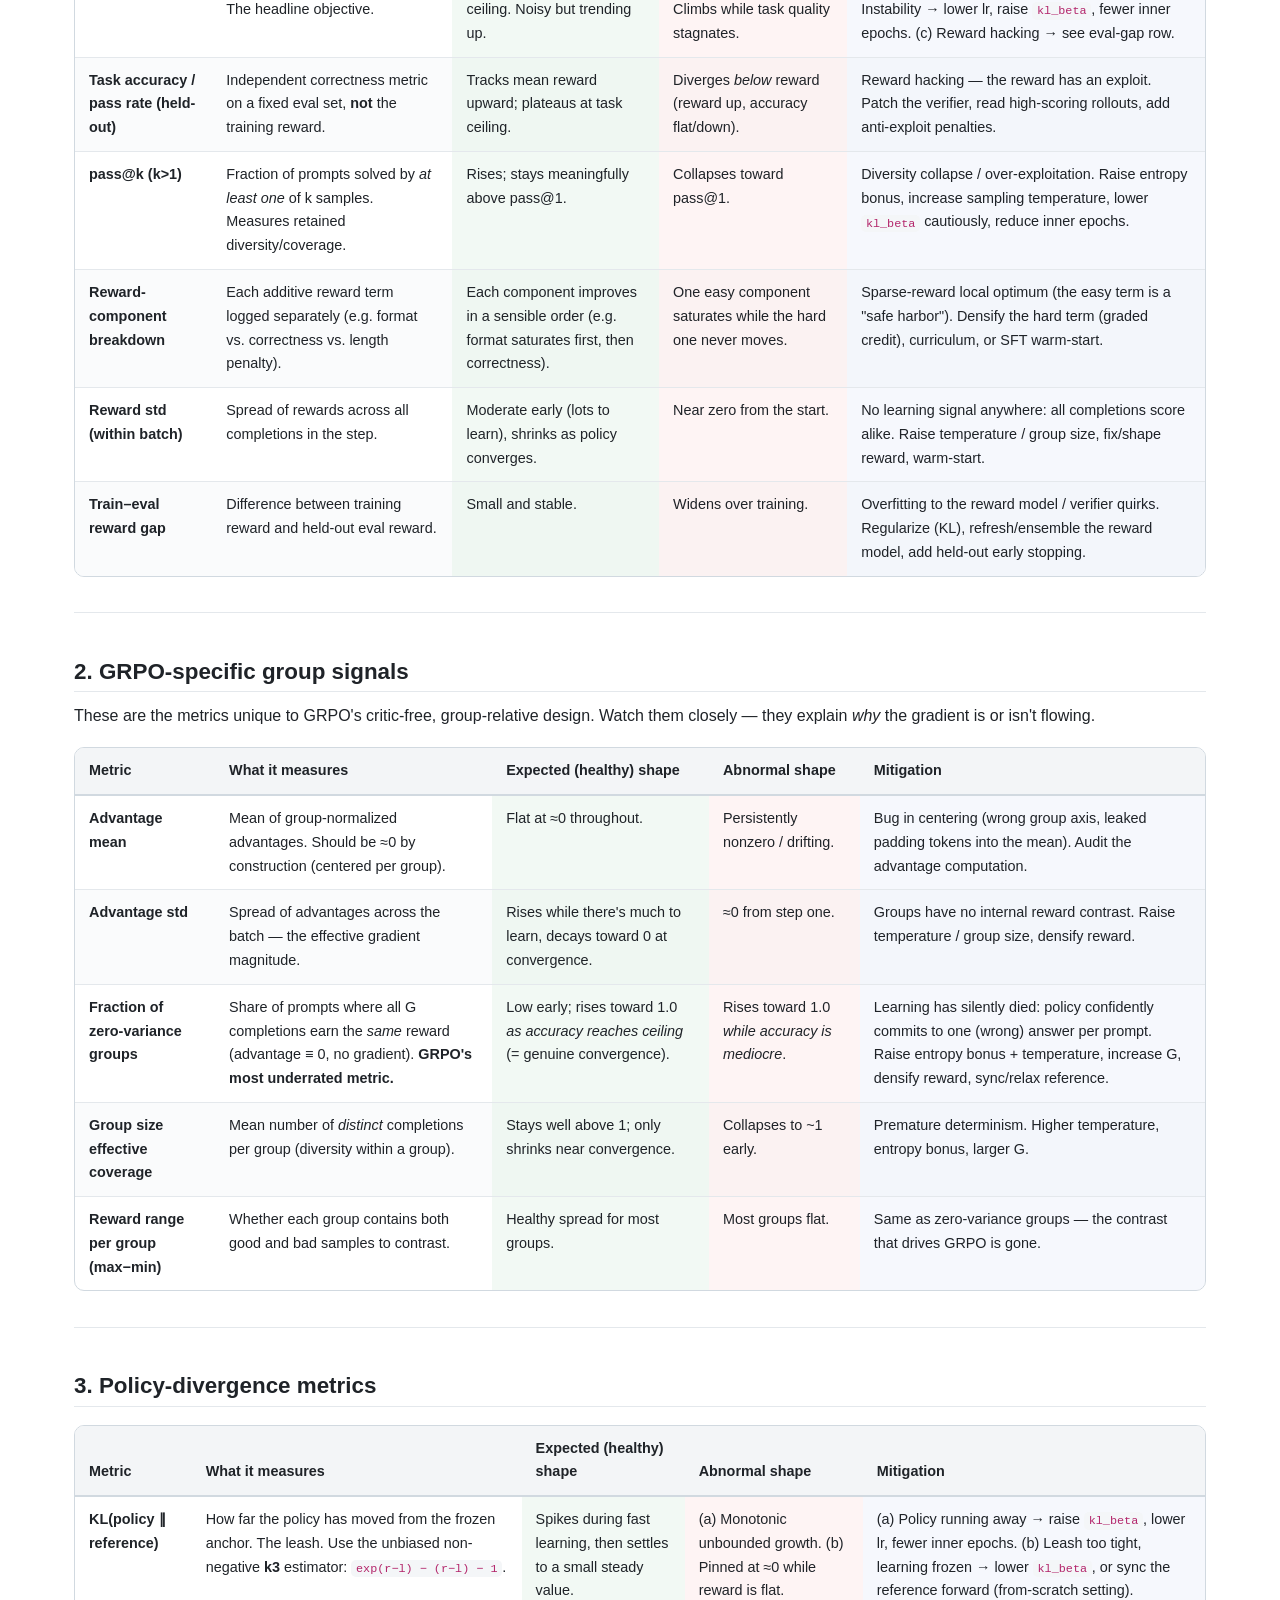
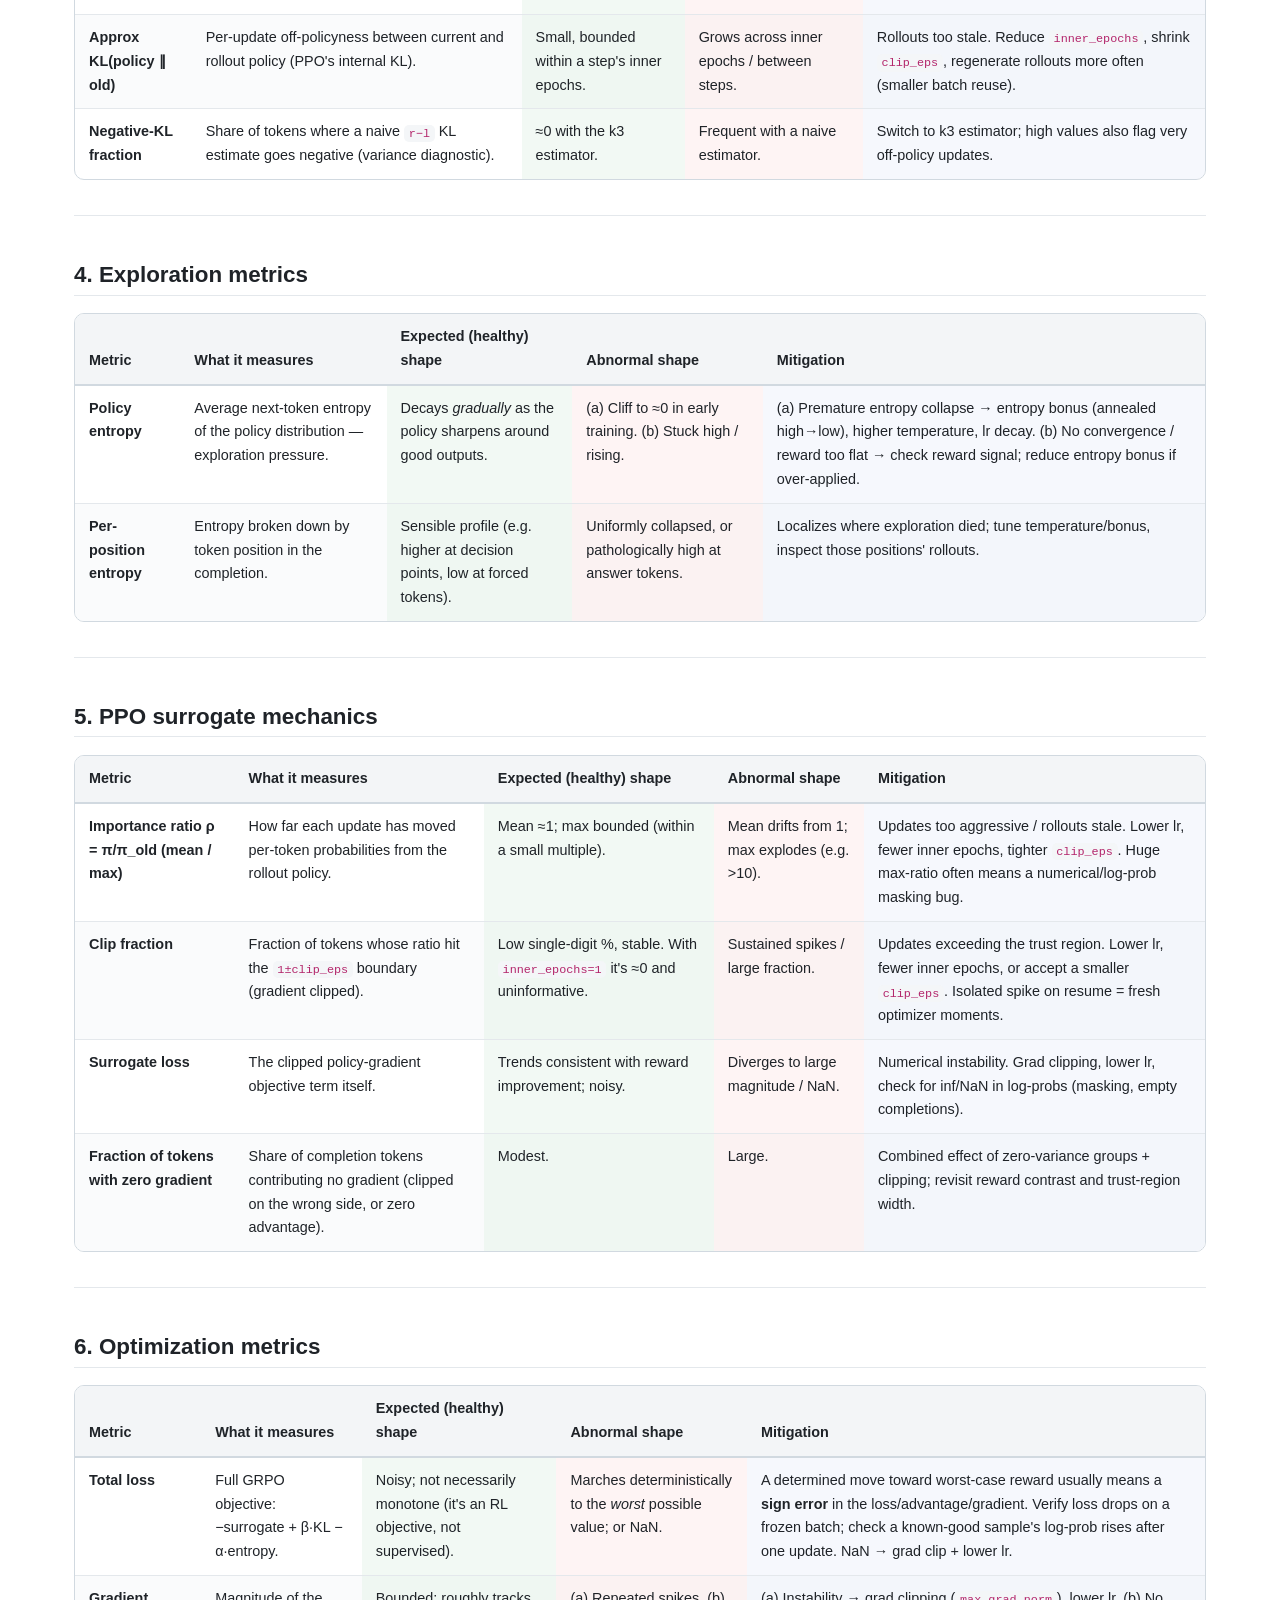
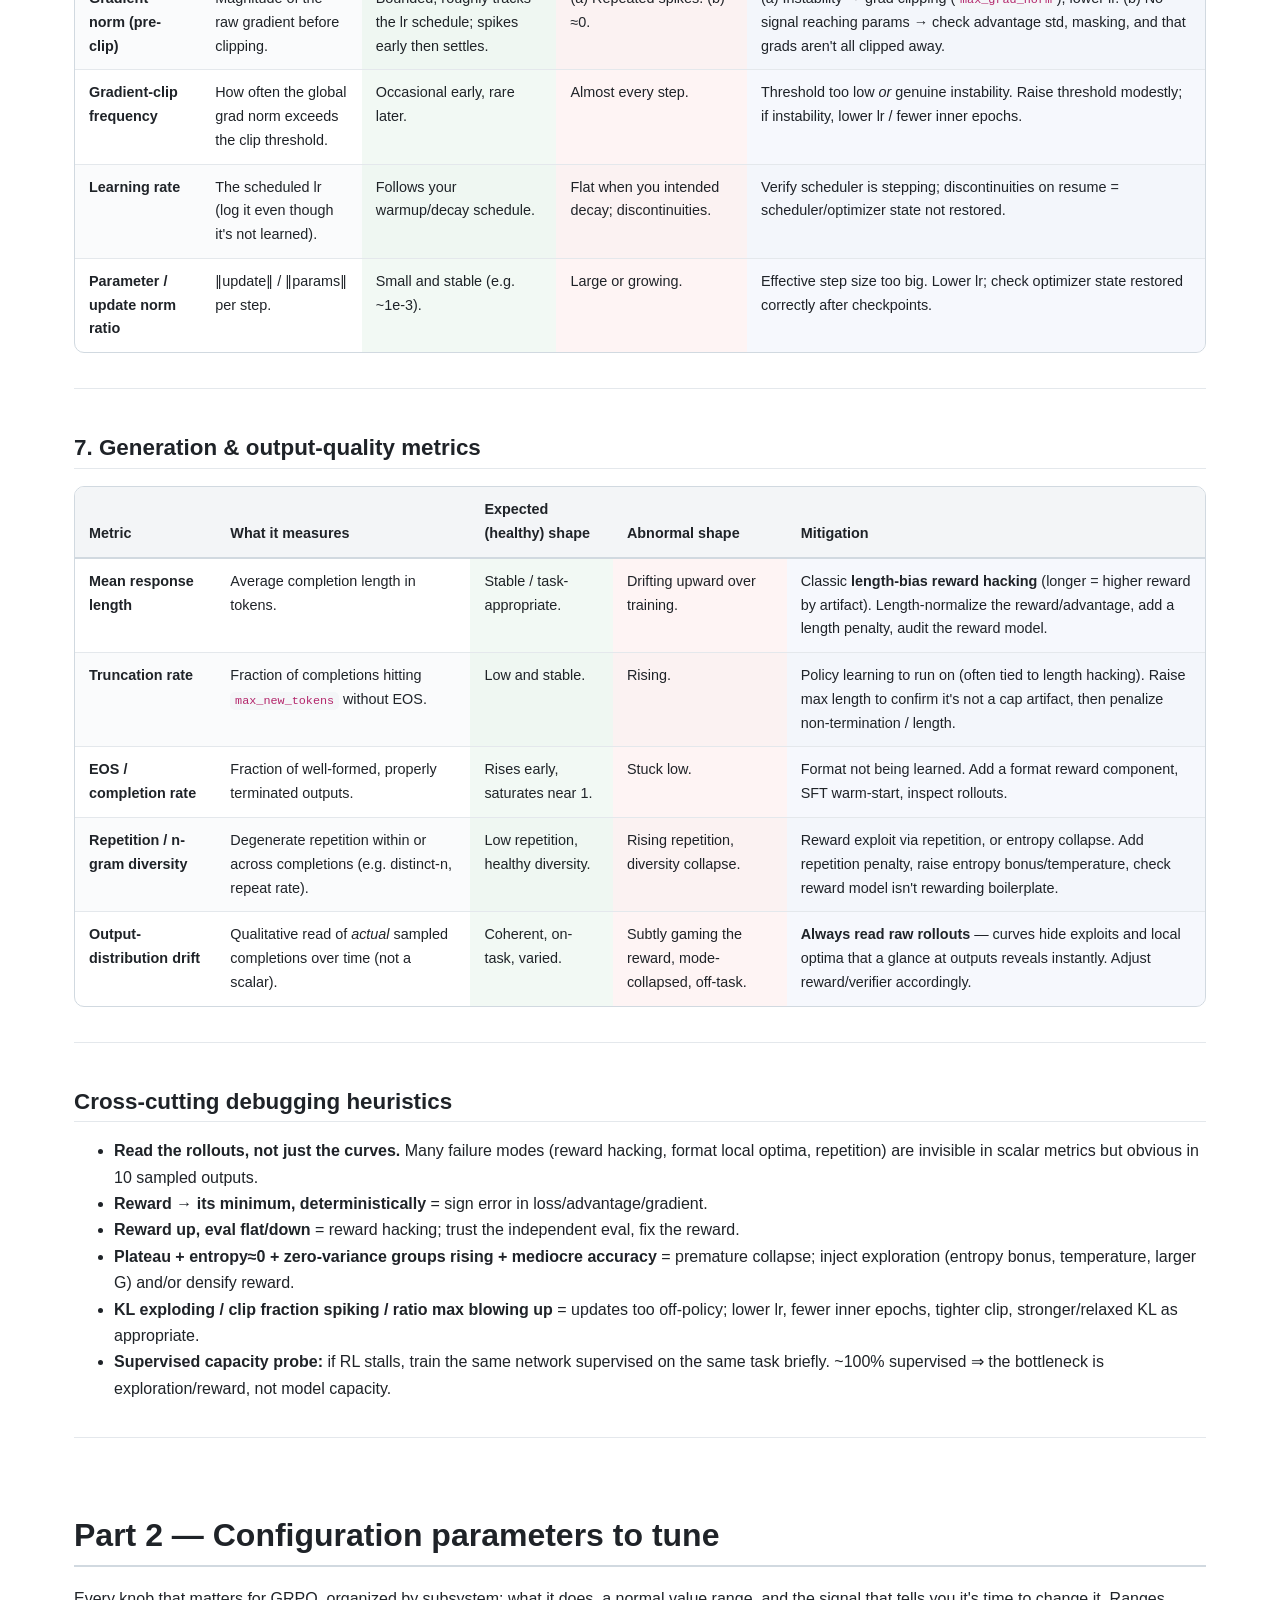
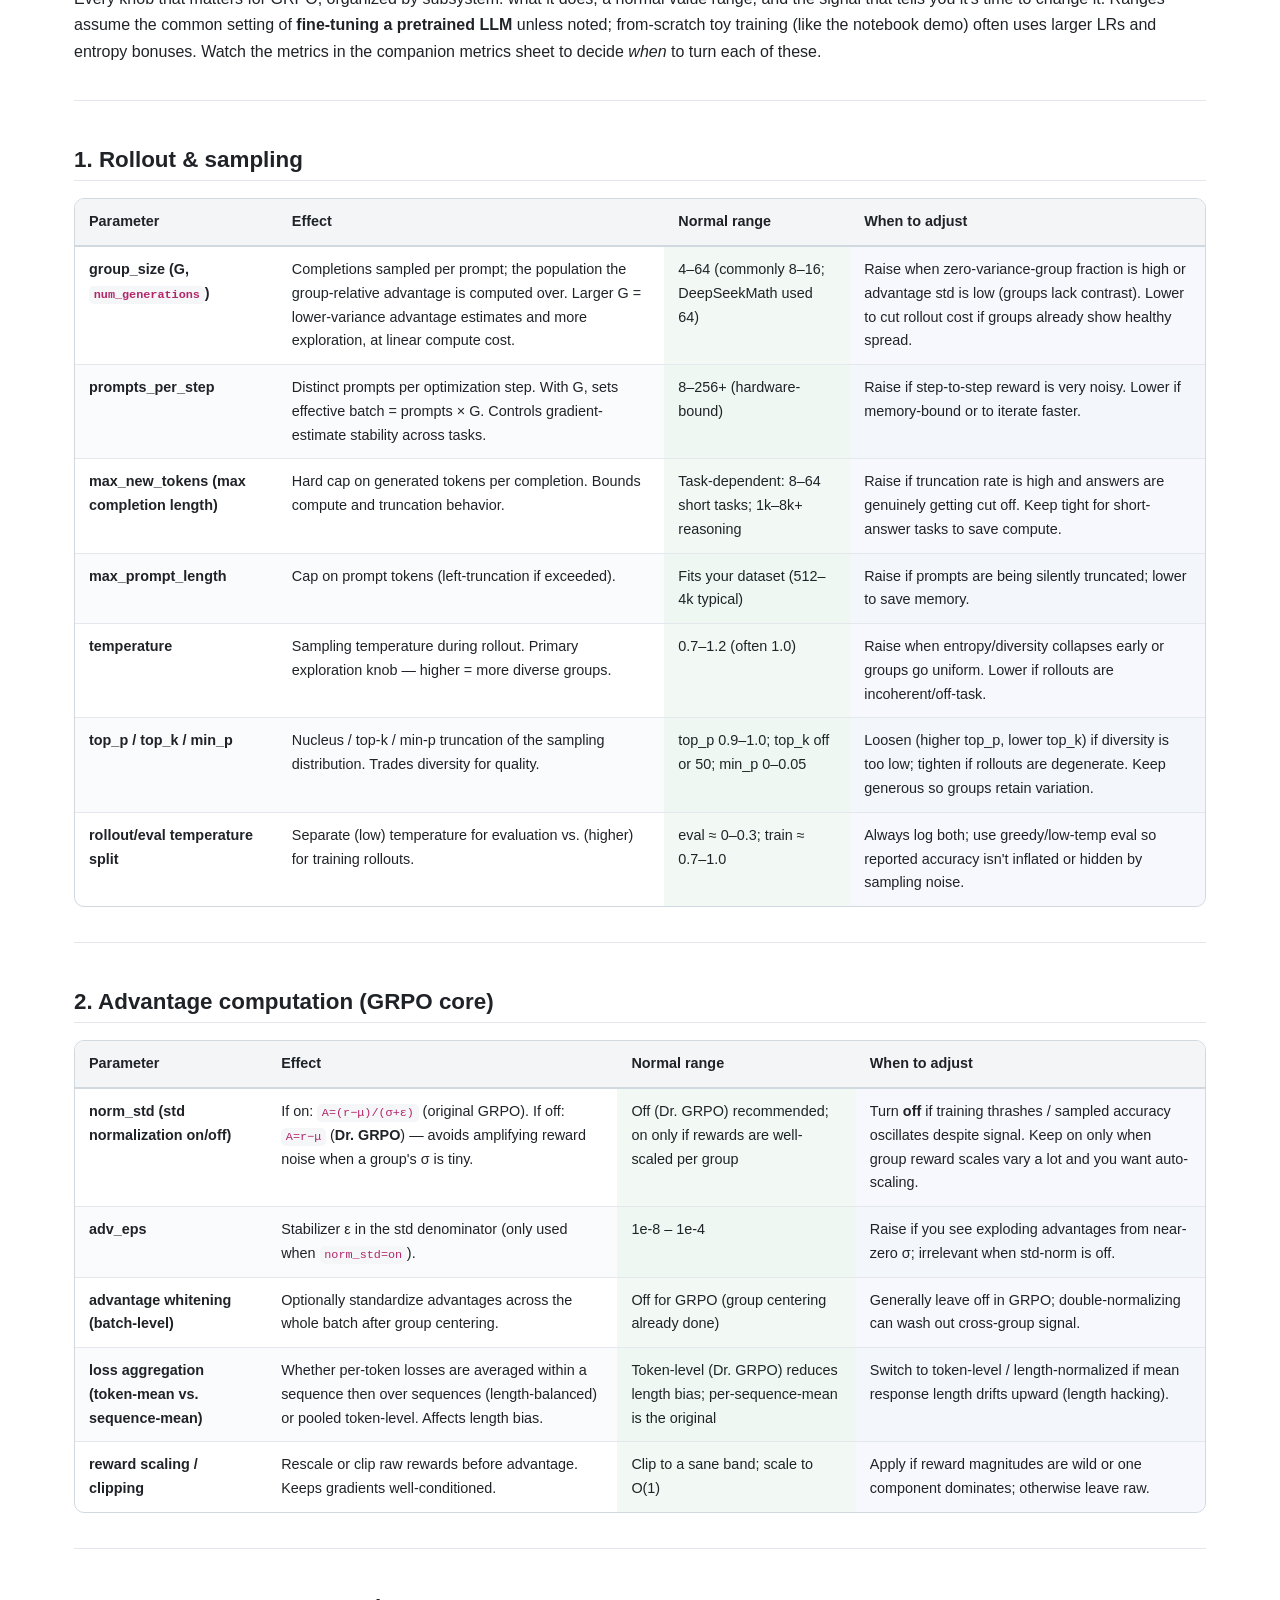
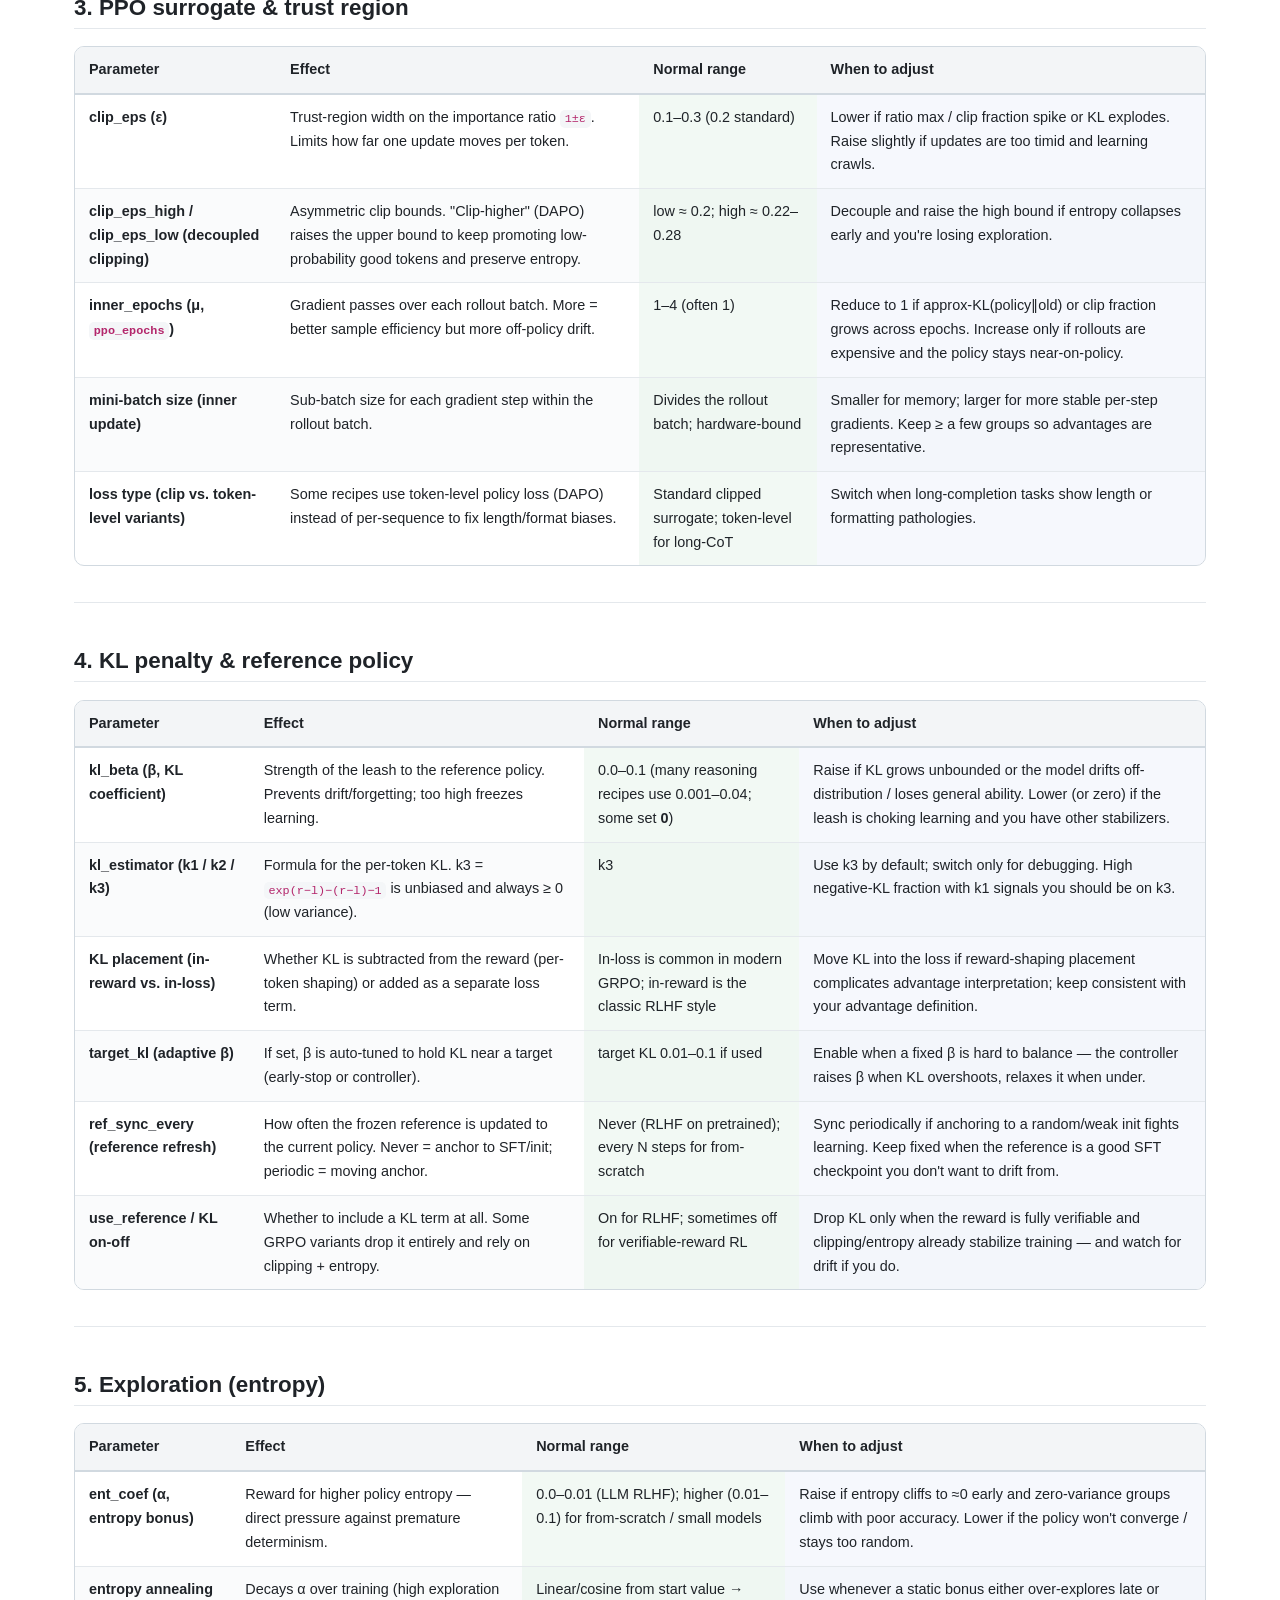
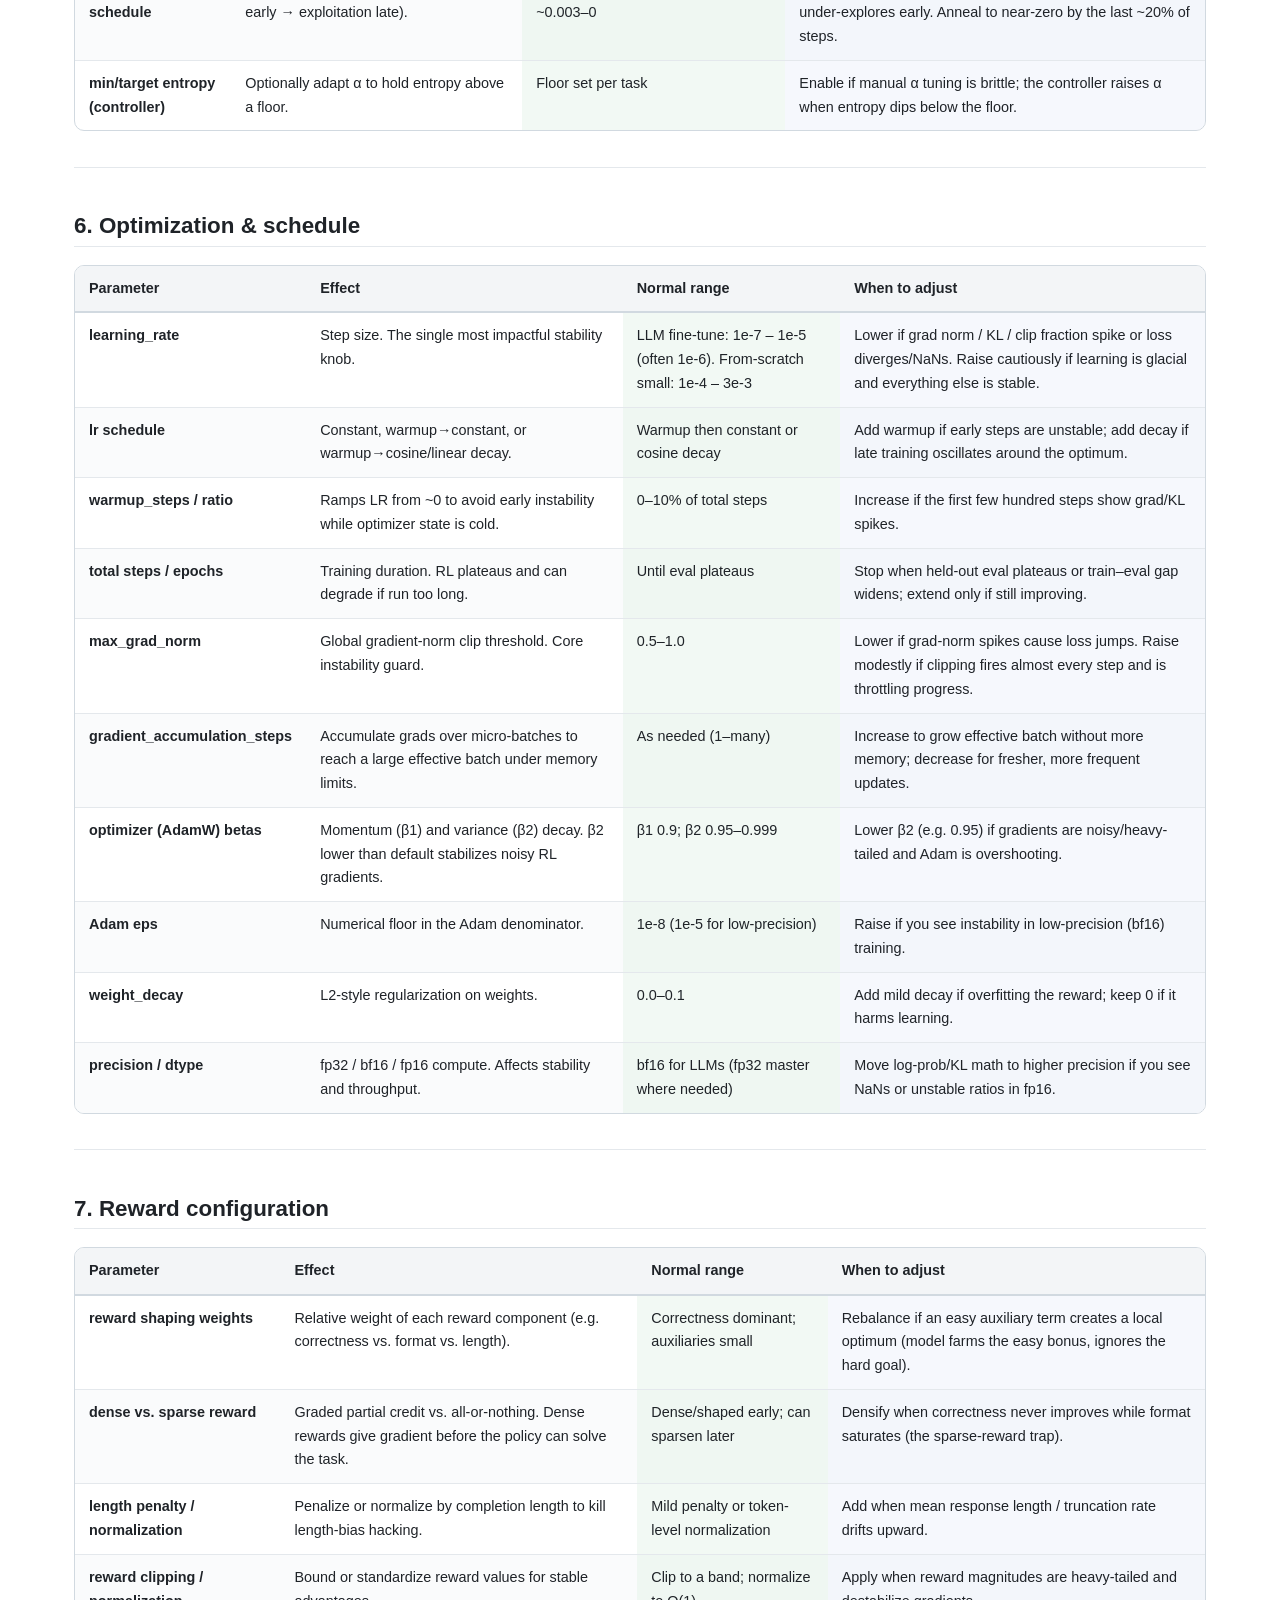
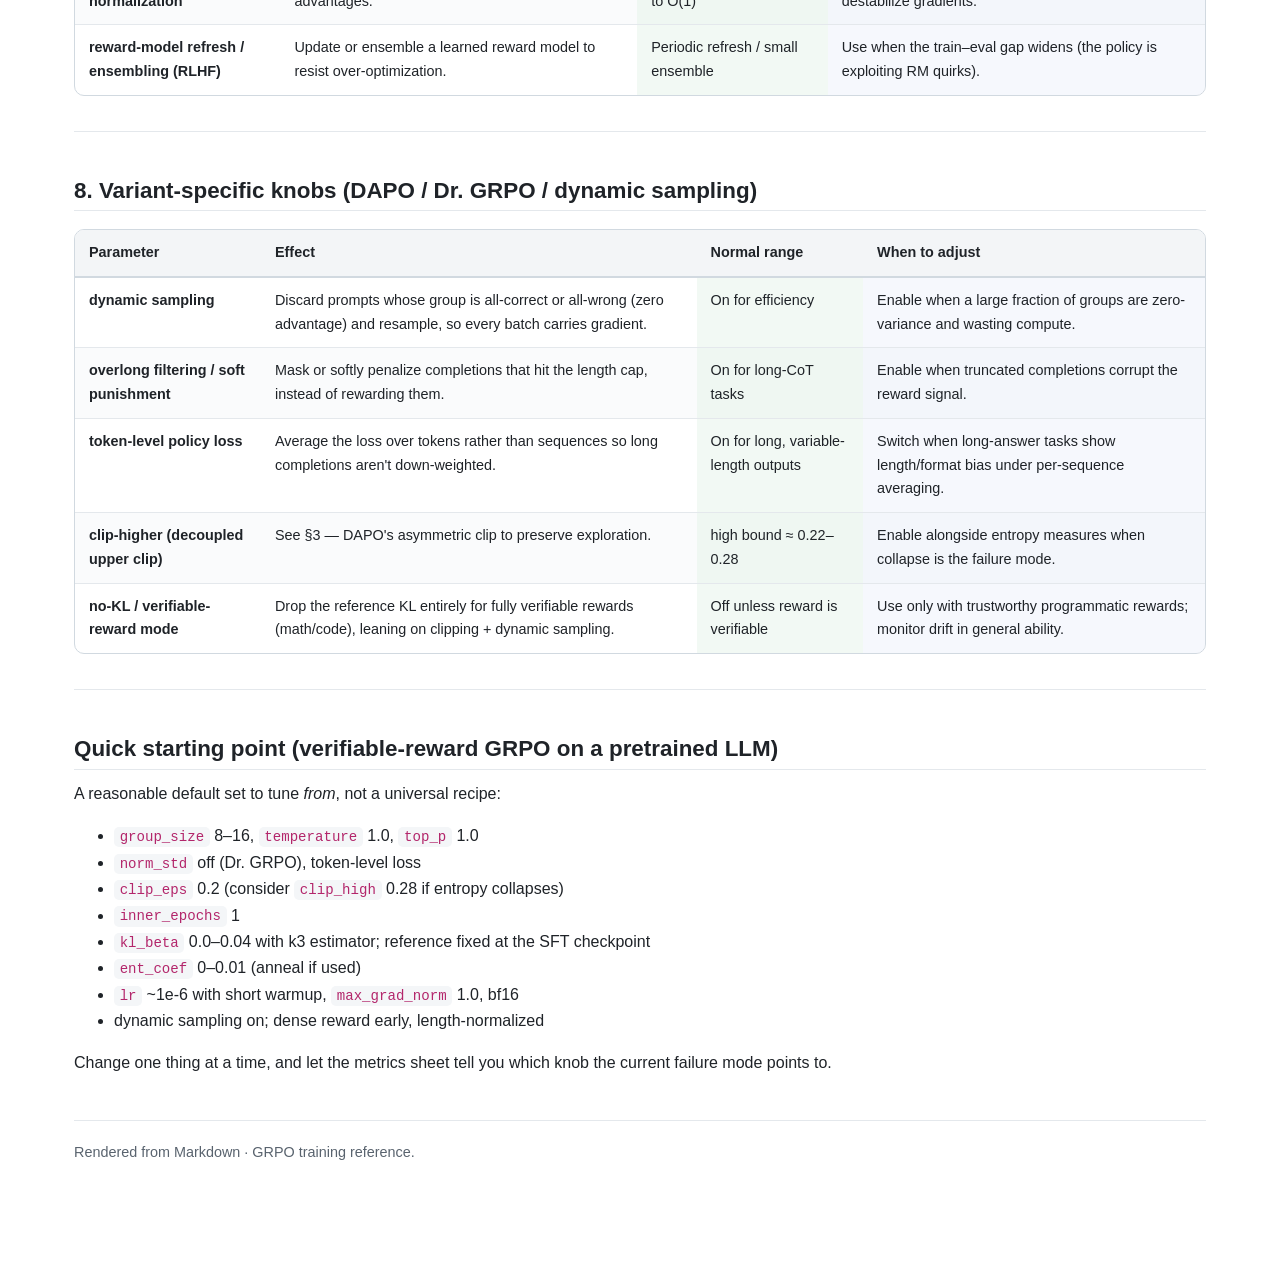
<file: blog/grpo.html>
<!DOCTYPE html>
<html lang="en">
<head>
<meta charset="utf-8">
<meta name="viewport" content="width=device-width, initial-scale=1">
<title>A Practical GRPO Reference: Metrics to Watch and Configs to Tune</title>
<meta name="description" content="A field reference for training language models with GRPO — every metric worth logging (with healthy/abnormal shapes and fixes) and every configuration knob (with ranges and when to turn it).">
<style>
  :root {
    --bg: #ffffff;
    --fg: #1f2328;
    --muted: #59636e;
    --border: #d1d9e0;
    --border-soft: #e4e8ec;
    --accent: #0969da;
    --code-bg: #f4f6f8;
    --code-fg: #b3266b;
    --table-head: #f3f5f7;
    --row-alt: #fafbfc;
    --good: #e8f5ec;
    --good-bd: #add7bb;
    --bad: #fdecec;
    --bad-bd: #f0b8b8;
    --fix: #eef3fb;
    --fix-bd: #bcd2f0;
    --note-bg: #fff8e6;
    --note-bd: #f0d999;
    --maxw: 1180px;
  }
  @media (prefers-color-scheme: dark) {
    :root {
      --bg: #0d1117; --fg: #e6edf3; --muted: #9198a1; --border: #30363d;
      --border-soft: #21262d; --accent: #4493f8; --code-bg: #161b22;
      --code-fg: #ff7bbf; --table-head: #161b22; --row-alt: #11161d;
      --good: #122119; --good-bd: #2a5a3b; --bad: #2a1517; --bad-bd: #6e2b2b;
      --fix: #11203a; --fix-bd: #1f487e; --note-bg: #241c08; --note-bd: #5c4813;
    }
  }
  * { box-sizing: border-box; }
  html { scroll-behavior: smooth; }
  body {
    margin: 0; background: var(--bg); color: var(--fg);
    font: 16px/1.65 -apple-system, BlinkMacSystemFont, "Segoe UI", "Noto Sans",
          Helvetica, Arial, sans-serif;
    -webkit-font-smoothing: antialiased;
  }
  .wrap { max-width: var(--maxw); margin: 0 auto; padding: 48px 24px 96px; }
  h1, h2, h3 { line-height: 1.25; font-weight: 650; scroll-margin-top: 20px; }
  h1 {
    font-size: 2.0rem; margin: 2.4em 0 0.6em;
    padding-bottom: .3em; border-bottom: 2px solid var(--border);
  }
  h1:first-of-type { margin-top: 0.2em; }
  h2 {
    font-size: 1.4rem; margin: 2em 0 0.5em; padding-bottom: .25em;
    border-bottom: 1px solid var(--border-soft);
  }
  h3 { font-size: 1.12rem; margin: 1.6em 0 0.4em; }
  p { margin: 0.7em 0; }
  a { color: var(--accent); text-decoration: none; }
  a:hover { text-decoration: underline; }
  .headerlink { visibility: hidden; margin-left: .35em; color: var(--muted); font-weight: 400; }
  h1:hover .headerlink, h2:hover .headerlink, h3:hover .headerlink { visibility: visible; }
  code {
    background: var(--code-bg); color: var(--code-fg);
    padding: .15em .4em; border-radius: 5px; font-size: .88em;
    font-family: ui-monospace, SFMono-Regular, "SF Mono", Menlo, Consolas, monospace;
  }
  pre {
    background: var(--code-bg); border: 1px solid var(--border-soft);
    padding: 14px 16px; border-radius: 8px; overflow-x: auto;
  }
  pre code { background: none; color: var(--fg); padding: 0; }
  hr { border: none; border-top: 1px solid var(--border-soft); margin: 2.2em 0; }
  blockquote {
    margin: 1em 0; padding: .2em 1.1em; color: var(--muted);
    border-left: 3px solid var(--border);
  }
  em { color: var(--fg); }

  /* ---- back link ---- */
  .backlink { display: inline-block; margin: 0 0 1.8em; color: var(--muted);
    font-size: .92rem; font-weight: 500; }
  .backlink:hover { color: var(--accent); text-decoration: none; }

  /* ---- title block ---- */
  .doc-title { font-size: 2.3rem; border: none; margin: 0 0 .1em; padding: 0; }
  .doc-desc { color: var(--muted); font-size: 1.05rem; margin: 0 0 1.4em; }

  /* ---- table of contents ---- */
  .toc {
    background: var(--row-alt); border: 1px solid var(--border-soft);
    border-radius: 10px; padding: 14px 22px; margin: 1.5em 0 2.4em;
  }
  .toc > ul { margin: 0; padding-left: 1.1em; }
  .toc ul { list-style: none; padding-left: 1.1em; }
  .toc > ul > li { margin: .35em 0; font-weight: 600; }
  .toc ul ul li { font-weight: 400; font-size: .95em; }
  .toc a { color: var(--fg); }
  .toc a:hover { color: var(--accent); }
  .toctitle { font-weight: 700; font-size: 1.05rem; margin: 0 0 .4em; }

  /* ---- tables ---- */
  .tablewrap { overflow-x: auto; margin: 1.1em 0 1.6em;
    border: 1px solid var(--border); border-radius: 10px; }
  table { border-collapse: collapse; width: 100%; font-size: .9rem; min-width: 760px; }
  thead th {
    position: sticky; top: 0; z-index: 2;
    background: var(--table-head); text-align: left; font-weight: 650;
    padding: 11px 14px; border-bottom: 2px solid var(--border);
    vertical-align: bottom;
  }
  tbody td { padding: 11px 14px; border-bottom: 1px solid var(--border-soft);
    vertical-align: top; }
  tbody tr:nth-child(even) { background: var(--row-alt); }
  tbody td:first-child { font-weight: 600; white-space: normal; }
  tbody tr:last-child td { border-bottom: none; }
  table code { font-size: .82em; white-space: nowrap; }

  /* tint expected/abnormal/mitigation columns when present (5-col & 4-col tables) */
  .t5 td:nth-child(3) { background: color-mix(in srgb, var(--good) 55%, transparent); }
  .t5 td:nth-child(4) { background: color-mix(in srgb, var(--bad) 55%, transparent); }
  .t5 td:nth-child(5) { background: color-mix(in srgb, var(--fix) 55%, transparent); }
  .t4 td:nth-child(3) { background: color-mix(in srgb, var(--good) 55%, transparent); }
  .t4 td:nth-child(4) { background: color-mix(in srgb, var(--fix) 55%, transparent); }

  .footer { margin-top: 3em; padding-top: 1.4em; border-top: 1px solid var(--border-soft);
    color: var(--muted); font-size: .9rem; }
  @media (max-width: 640px) {
    .wrap { padding: 28px 14px 64px; }
    .doc-title { font-size: 1.7rem; }
    h1 { font-size: 1.6rem; } h2 { font-size: 1.25rem; }
  }
</style>
</head>
<body>
<div class="wrap">
  <a href="grpo-series.html" class="backlink">&larr; The GRPO series</a>
  <h1 class="doc-title">A Practical GRPO Reference: Metrics to Watch and Configs to Tune</h1>
  <p class="doc-desc">A field reference for training language models with GRPO — every metric worth logging (with healthy/abnormal shapes and fixes) and every configuration knob (with ranges and when to turn it).</p>
  <p><em>Group Relative Policy Optimization (GRPO) replaces PPO's learned value critic with a
group-relative advantage: sample several completions per prompt, and score each one
against its group's mean. That makes it cheaper and simpler — but it also introduces
failure modes you only catch if you're watching the right signals. This post is the
reference I keep open during runs: the metrics worth logging, and the configuration knobs
worth tuning, each tied to the symptom that tells you to act.</em></p>
<p>The two halves are cross-referenced: when a metric goes abnormal, the "Mitigation" column
names a knob; the configuration table's "When to adjust" column names the symptom. Read
them together.</p>
<p>This reference is the operational companion to two other posts: for the underlying theory and
formulas, see <a href="rl-grpo-fundamentals.html">RL &amp; GRPO Fundamentals</a>; to see every metric
and knob in working code, start with the hands-on
<a href="grpo-from-scratch.html">GRPO from Scratch: A Code Walkthrough</a>, which builds the
whole training loop end to end and produces the very curves this reference describes.</p>
<div class="toc">
<ul>
<li><a href="#part-1-metrics-to-watch-during-training">Part 1 — Metrics to watch during training</a><ul>
<li><a href="#1-reward-task-performance-metrics">1. Reward &amp; task-performance metrics</a></li>
<li><a href="#2-grpo-specific-group-signals">2. GRPO-specific group signals</a></li>
<li><a href="#3-policy-divergence-metrics">3. Policy-divergence metrics</a></li>
<li><a href="#4-exploration-metrics">4. Exploration metrics</a></li>
<li><a href="#5-ppo-surrogate-mechanics">5. PPO surrogate mechanics</a></li>
<li><a href="#6-optimization-metrics">6. Optimization metrics</a></li>
<li><a href="#7-generation-output-quality-metrics">7. Generation &amp; output-quality metrics</a></li>
<li><a href="#cross-cutting-debugging-heuristics">Cross-cutting debugging heuristics</a></li>
</ul>
</li>
<li><a href="#part-2-configuration-parameters-to-tune">Part 2 — Configuration parameters to tune</a><ul>
<li><a href="#1-rollout-sampling">1. Rollout &amp; sampling</a></li>
<li><a href="#2-advantage-computation-grpo-core">2. Advantage computation (GRPO core)</a></li>
<li><a href="#3-ppo-surrogate-trust-region">3. PPO surrogate &amp; trust region</a></li>
<li><a href="#4-kl-penalty-reference-policy">4. KL penalty &amp; reference policy</a></li>
<li><a href="#5-exploration-entropy">5. Exploration (entropy)</a></li>
<li><a href="#6-optimization-schedule">6. Optimization &amp; schedule</a></li>
<li><a href="#7-reward-configuration">7. Reward configuration</a></li>
<li><a href="#8-variant-specific-knobs-dapo-dr-grpo-dynamic-sampling">8. Variant-specific knobs (DAPO / Dr. GRPO / dynamic sampling)</a></li>
<li><a href="#quick-starting-point-verifiable-reward-grpo-on-a-pretrained-llm">Quick starting point (verifiable-reward GRPO on a pretrained LLM)</a></li>
</ul>
</li>
</ul>
</div>
<hr />
<h1 id="part-1-metrics-to-watch-during-training">Part 1 — Metrics to watch during training<a class="headerlink" href="#part-1-metrics-to-watch-during-training" title="Permanent link">¶</a></h1>
<p>A reference for what to log during GRPO training, what each signal means, the shape it
should take when training is healthy, and what to do when it isn't. Organized by category.
"Old policy" = the policy that generated the current rollout batch; "reference" = the frozen
anchor (usually the SFT checkpoint) used for the KL penalty.</p>
<hr />
<h2 id="1-reward-task-performance-metrics">1. Reward &amp; task-performance metrics<a class="headerlink" href="#1-reward-task-performance-metrics" title="Permanent link">¶</a></h2>
<table>
<thead>
<tr>
<th>Metric</th>
<th>What it measures</th>
<th>Expected (healthy) shape</th>
<th>Abnormal shape</th>
<th>Mitigation</th>
</tr>
</thead>
<tbody>
<tr>
<td><strong>Mean reward</strong> (batch / group)</td>
<td>Average programmatic reward over all sampled completions. The headline objective.</td>
<td>Rises from baseline, then plateaus near the reward ceiling. Noisy but trending up.</td>
<td>(a) Flat at baseline. (b) Rises then collapses. (c) Climbs while task quality stagnates.</td>
<td>(a) Reward too sparse / verifier broken → add shaping, check verifier on hand-written samples. (b) Instability → lower lr, raise <code>kl_beta</code>, fewer inner epochs. (c) Reward hacking → see eval-gap row.</td>
</tr>
<tr>
<td><strong>Task accuracy / pass rate</strong> (held-out)</td>
<td>Independent correctness metric on a fixed eval set, <strong>not</strong> the training reward.</td>
<td>Tracks mean reward upward; plateaus at task ceiling.</td>
<td>Diverges <em>below</em> reward (reward up, accuracy flat/down).</td>
<td>Reward hacking — the reward has an exploit. Patch the verifier, read high-scoring rollouts, add anti-exploit penalties.</td>
</tr>
<tr>
<td><strong>pass@k</strong> (k&gt;1)</td>
<td>Fraction of prompts solved by <em>at least one</em> of k samples. Measures retained diversity/coverage.</td>
<td>Rises; stays meaningfully above pass@1.</td>
<td>Collapses toward pass@1.</td>
<td>Diversity collapse / over-exploitation. Raise entropy bonus, increase sampling temperature, lower <code>kl_beta</code> cautiously, reduce inner epochs.</td>
</tr>
<tr>
<td><strong>Reward-component breakdown</strong></td>
<td>Each additive reward term logged separately (e.g. format vs. correctness vs. length penalty).</td>
<td>Each component improves in a sensible order (e.g. format saturates first, then correctness).</td>
<td>One easy component saturates while the hard one never moves.</td>
<td>Sparse-reward local optimum (the easy term is a "safe harbor"). Densify the hard term (graded credit), curriculum, or SFT warm-start.</td>
</tr>
<tr>
<td><strong>Reward std (within batch)</strong></td>
<td>Spread of rewards across all completions in the step.</td>
<td>Moderate early (lots to learn), shrinks as policy converges.</td>
<td>Near zero from the start.</td>
<td>No learning signal anywhere: all completions score alike. Raise temperature / group size, fix/shape reward, warm-start.</td>
</tr>
<tr>
<td><strong>Train–eval reward gap</strong></td>
<td>Difference between training reward and held-out eval reward.</td>
<td>Small and stable.</td>
<td>Widens over training.</td>
<td>Overfitting to the reward model / verifier quirks. Regularize (KL), refresh/ensemble the reward model, add held-out early stopping.</td>
</tr>
</tbody>
</table>
<hr />
<h2 id="2-grpo-specific-group-signals">2. GRPO-specific group signals<a class="headerlink" href="#2-grpo-specific-group-signals" title="Permanent link">¶</a></h2>
<p>These are the metrics unique to GRPO's critic-free, group-relative design. Watch them closely —
they explain <em>why</em> the gradient is or isn't flowing.</p>
<table>
<thead>
<tr>
<th>Metric</th>
<th>What it measures</th>
<th>Expected (healthy) shape</th>
<th>Abnormal shape</th>
<th>Mitigation</th>
</tr>
</thead>
<tbody>
<tr>
<td><strong>Advantage mean</strong></td>
<td>Mean of group-normalized advantages. Should be ≈0 by construction (centered per group).</td>
<td>Flat at ≈0 throughout.</td>
<td>Persistently nonzero / drifting.</td>
<td>Bug in centering (wrong group axis, leaked padding tokens into the mean). Audit the advantage computation.</td>
</tr>
<tr>
<td><strong>Advantage std</strong></td>
<td>Spread of advantages across the batch — the effective gradient magnitude.</td>
<td>Rises while there's much to learn, decays toward 0 at convergence.</td>
<td>≈0 from step one.</td>
<td>Groups have no internal reward contrast. Raise temperature / group size, densify reward.</td>
</tr>
<tr>
<td><strong>Fraction of zero-variance groups</strong></td>
<td>Share of prompts where all G completions earn the <em>same</em> reward (advantage ≡ 0, no gradient). <strong>GRPO's most underrated metric.</strong></td>
<td>Low early; rises toward 1.0 <em>as accuracy reaches ceiling</em> (= genuine convergence).</td>
<td>Rises toward 1.0 <em>while accuracy is mediocre</em>.</td>
<td>Learning has silently died: policy confidently commits to one (wrong) answer per prompt. Raise entropy bonus + temperature, increase G, densify reward, sync/relax reference.</td>
</tr>
<tr>
<td><strong>Group size effective coverage</strong></td>
<td>Mean number of <em>distinct</em> completions per group (diversity within a group).</td>
<td>Stays well above 1; only shrinks near convergence.</td>
<td>Collapses to ~1 early.</td>
<td>Premature determinism. Higher temperature, entropy bonus, larger G.</td>
</tr>
<tr>
<td><strong>Reward range per group</strong> (max−min)</td>
<td>Whether each group contains both good and bad samples to contrast.</td>
<td>Healthy spread for most groups.</td>
<td>Most groups flat.</td>
<td>Same as zero-variance groups — the contrast that drives GRPO is gone.</td>
</tr>
</tbody>
</table>
<hr />
<h2 id="3-policy-divergence-metrics">3. Policy-divergence metrics<a class="headerlink" href="#3-policy-divergence-metrics" title="Permanent link">¶</a></h2>
<table>
<thead>
<tr>
<th>Metric</th>
<th>What it measures</th>
<th>Expected (healthy) shape</th>
<th>Abnormal shape</th>
<th>Mitigation</th>
</tr>
</thead>
<tbody>
<tr>
<td><strong>KL(policy ‖ reference)</strong></td>
<td>How far the policy has moved from the frozen anchor. The leash. Use the unbiased non-negative <strong>k3</strong> estimator: <code>exp(r−l) − (r−l) − 1</code>.</td>
<td>Spikes during fast learning, then settles to a small steady value.</td>
<td>(a) Monotonic unbounded growth. (b) Pinned at ≈0 while reward is flat.</td>
<td>(a) Policy running away → raise <code>kl_beta</code>, lower lr, fewer inner epochs. (b) Leash too tight, learning frozen → lower <code>kl_beta</code>, or sync the reference forward (from-scratch setting).</td>
</tr>
<tr>
<td><strong>Approx KL(policy ‖ old)</strong></td>
<td>Per-update off-policyness between current and rollout policy (PPO's internal KL).</td>
<td>Small, bounded within a step's inner epochs.</td>
<td>Grows across inner epochs / between steps.</td>
<td>Rollouts too stale. Reduce <code>inner_epochs</code>, shrink <code>clip_eps</code>, regenerate rollouts more often (smaller batch reuse).</td>
</tr>
<tr>
<td><strong>Negative-KL fraction</strong></td>
<td>Share of tokens where a naive <code>r−l</code> KL estimate goes negative (variance diagnostic).</td>
<td>≈0 with the k3 estimator.</td>
<td>Frequent with a naive estimator.</td>
<td>Switch to k3 estimator; high values also flag very off-policy updates.</td>
</tr>
</tbody>
</table>
<hr />
<h2 id="4-exploration-metrics">4. Exploration metrics<a class="headerlink" href="#4-exploration-metrics" title="Permanent link">¶</a></h2>
<table>
<thead>
<tr>
<th>Metric</th>
<th>What it measures</th>
<th>Expected (healthy) shape</th>
<th>Abnormal shape</th>
<th>Mitigation</th>
</tr>
</thead>
<tbody>
<tr>
<td><strong>Policy entropy</strong></td>
<td>Average next-token entropy of the policy distribution — exploration pressure.</td>
<td>Decays <em>gradually</em> as the policy sharpens around good outputs.</td>
<td>(a) Cliff to ≈0 in early training. (b) Stuck high / rising.</td>
<td>(a) Premature entropy collapse → entropy bonus (annealed high→low), higher temperature, lr decay. (b) No convergence / reward too flat → check reward signal; reduce entropy bonus if over-applied.</td>
</tr>
<tr>
<td><strong>Per-position entropy</strong></td>
<td>Entropy broken down by token position in the completion.</td>
<td>Sensible profile (e.g. higher at decision points, low at forced tokens).</td>
<td>Uniformly collapsed, or pathologically high at answer tokens.</td>
<td>Localizes where exploration died; tune temperature/bonus, inspect those positions' rollouts.</td>
</tr>
</tbody>
</table>
<hr />
<h2 id="5-ppo-surrogate-mechanics">5. PPO surrogate mechanics<a class="headerlink" href="#5-ppo-surrogate-mechanics" title="Permanent link">¶</a></h2>
<table>
<thead>
<tr>
<th>Metric</th>
<th>What it measures</th>
<th>Expected (healthy) shape</th>
<th>Abnormal shape</th>
<th>Mitigation</th>
</tr>
</thead>
<tbody>
<tr>
<td><strong>Importance ratio</strong> ρ = π/π_old (mean / max)</td>
<td>How far each update has moved per-token probabilities from the rollout policy.</td>
<td>Mean ≈1; max bounded (within a small multiple).</td>
<td>Mean drifts from 1; max explodes (e.g. &gt;10).</td>
<td>Updates too aggressive / rollouts stale. Lower lr, fewer inner epochs, tighter <code>clip_eps</code>. Huge max-ratio often means a numerical/log-prob masking bug.</td>
</tr>
<tr>
<td><strong>Clip fraction</strong></td>
<td>Fraction of tokens whose ratio hit the <code>1±clip_eps</code> boundary (gradient clipped).</td>
<td>Low single-digit %, stable. With <code>inner_epochs=1</code> it's ≈0 and uninformative.</td>
<td>Sustained spikes / large fraction.</td>
<td>Updates exceeding the trust region. Lower lr, fewer inner epochs, or accept a smaller <code>clip_eps</code>. Isolated spike on resume = fresh optimizer moments.</td>
</tr>
<tr>
<td><strong>Surrogate loss</strong></td>
<td>The clipped policy-gradient objective term itself.</td>
<td>Trends consistent with reward improvement; noisy.</td>
<td>Diverges to large magnitude / NaN.</td>
<td>Numerical instability. Grad clipping, lower lr, check for inf/NaN in log-probs (masking, empty completions).</td>
</tr>
<tr>
<td><strong>Fraction of tokens with zero gradient</strong></td>
<td>Share of completion tokens contributing no gradient (clipped on the wrong side, or zero advantage).</td>
<td>Modest.</td>
<td>Large.</td>
<td>Combined effect of zero-variance groups + clipping; revisit reward contrast and trust-region width.</td>
</tr>
</tbody>
</table>
<hr />
<h2 id="6-optimization-metrics">6. Optimization metrics<a class="headerlink" href="#6-optimization-metrics" title="Permanent link">¶</a></h2>
<table>
<thead>
<tr>
<th>Metric</th>
<th>What it measures</th>
<th>Expected (healthy) shape</th>
<th>Abnormal shape</th>
<th>Mitigation</th>
</tr>
</thead>
<tbody>
<tr>
<td><strong>Total loss</strong></td>
<td>Full GRPO objective: −surrogate + β·KL − α·entropy.</td>
<td>Noisy; not necessarily monotone (it's an RL objective, not supervised).</td>
<td>Marches deterministically to the <em>worst</em> possible value; or NaN.</td>
<td>A determined move toward worst-case reward usually means a <strong>sign error</strong> in the loss/advantage/gradient. Verify loss drops on a frozen batch; check a known-good sample's log-prob rises after one update. NaN → grad clip + lower lr.</td>
</tr>
<tr>
<td><strong>Gradient norm (pre-clip)</strong></td>
<td>Magnitude of the raw gradient before clipping.</td>
<td>Bounded; roughly tracks the lr schedule; spikes early then settles.</td>
<td>(a) Repeated spikes. (b) ≈0.</td>
<td>(a) Instability → grad clipping (<code>max_grad_norm</code>), lower lr. (b) No signal reaching params → check advantage std, masking, and that grads aren't all clipped away.</td>
</tr>
<tr>
<td><strong>Gradient-clip frequency</strong></td>
<td>How often the global grad norm exceeds the clip threshold.</td>
<td>Occasional early, rare later.</td>
<td>Almost every step.</td>
<td>Threshold too low <em>or</em> genuine instability. Raise threshold modestly; if instability, lower lr / fewer inner epochs.</td>
</tr>
<tr>
<td><strong>Learning rate</strong></td>
<td>The scheduled lr (log it even though it's not learned).</td>
<td>Follows your warmup/decay schedule.</td>
<td>Flat when you intended decay; discontinuities.</td>
<td>Verify scheduler is stepping; discontinuities on resume = scheduler/optimizer state not restored.</td>
</tr>
<tr>
<td><strong>Parameter / update norm ratio</strong></td>
<td>‖update‖ / ‖params‖ per step.</td>
<td>Small and stable (e.g. ~1e-3).</td>
<td>Large or growing.</td>
<td>Effective step size too big. Lower lr; check optimizer state restored correctly after checkpoints.</td>
</tr>
</tbody>
</table>
<hr />
<h2 id="7-generation-output-quality-metrics">7. Generation &amp; output-quality metrics<a class="headerlink" href="#7-generation-output-quality-metrics" title="Permanent link">¶</a></h2>
<table>
<thead>
<tr>
<th>Metric</th>
<th>What it measures</th>
<th>Expected (healthy) shape</th>
<th>Abnormal shape</th>
<th>Mitigation</th>
</tr>
</thead>
<tbody>
<tr>
<td><strong>Mean response length</strong></td>
<td>Average completion length in tokens.</td>
<td>Stable / task-appropriate.</td>
<td>Drifting upward over training.</td>
<td>Classic <strong>length-bias reward hacking</strong> (longer = higher reward by artifact). Length-normalize the reward/advantage, add a length penalty, audit the reward model.</td>
</tr>
<tr>
<td><strong>Truncation rate</strong></td>
<td>Fraction of completions hitting <code>max_new_tokens</code> without EOS.</td>
<td>Low and stable.</td>
<td>Rising.</td>
<td>Policy learning to run on (often tied to length hacking). Raise max length to confirm it's not a cap artifact, then penalize non-termination / length.</td>
</tr>
<tr>
<td><strong>EOS / completion rate</strong></td>
<td>Fraction of well-formed, properly terminated outputs.</td>
<td>Rises early, saturates near 1.</td>
<td>Stuck low.</td>
<td>Format not being learned. Add a format reward component, SFT warm-start, inspect rollouts.</td>
</tr>
<tr>
<td><strong>Repetition / n-gram diversity</strong></td>
<td>Degenerate repetition within or across completions (e.g. distinct-n, repeat rate).</td>
<td>Low repetition, healthy diversity.</td>
<td>Rising repetition, diversity collapse.</td>
<td>Reward exploit via repetition, or entropy collapse. Add repetition penalty, raise entropy bonus/temperature, check reward model isn't rewarding boilerplate.</td>
</tr>
<tr>
<td><strong>Output-distribution drift</strong></td>
<td>Qualitative read of <em>actual</em> sampled completions over time (not a scalar).</td>
<td>Coherent, on-task, varied.</td>
<td>Subtly gaming the reward, mode-collapsed, off-task.</td>
<td><strong>Always read raw rollouts</strong> — curves hide exploits and local optima that a glance at outputs reveals instantly. Adjust reward/verifier accordingly.</td>
</tr>
</tbody>
</table>
<hr />
<h2 id="cross-cutting-debugging-heuristics">Cross-cutting debugging heuristics<a class="headerlink" href="#cross-cutting-debugging-heuristics" title="Permanent link">¶</a></h2>
<ul>
<li><strong>Read the rollouts, not just the curves.</strong> Many failure modes (reward hacking, format
  local optima, repetition) are invisible in scalar metrics but obvious in 10 sampled outputs.</li>
<li><strong>Reward → its minimum, deterministically</strong> = sign error in loss/advantage/gradient.</li>
<li><strong>Reward up, eval flat/down</strong> = reward hacking; trust the independent eval, fix the reward.</li>
<li><strong>Plateau + entropy≈0 + zero-variance groups rising + mediocre accuracy</strong> = premature
  collapse; inject exploration (entropy bonus, temperature, larger G) and/or densify reward.</li>
<li><strong>KL exploding / clip fraction spiking / ratio max blowing up</strong> = updates too off-policy;
  lower lr, fewer inner epochs, tighter clip, stronger/relaxed KL as appropriate.</li>
<li><strong>Supervised capacity probe:</strong> if RL stalls, train the same network supervised on the same
  task briefly. ~100% supervised ⇒ the bottleneck is exploration/reward, not model capacity.</li>
</ul>
<hr />
<h1 id="part-2-configuration-parameters-to-tune">Part 2 — Configuration parameters to tune<a class="headerlink" href="#part-2-configuration-parameters-to-tune" title="Permanent link">¶</a></h1>
<p>Every knob that matters for GRPO, organized by subsystem: what it does, a normal value range,
and the signal that tells you it's time to change it. Ranges assume the common setting of
<strong>fine-tuning a pretrained LLM</strong> unless noted; from-scratch toy training (like the notebook
demo) often uses larger LRs and entropy bonuses. Watch the metrics in the companion metrics
sheet to decide <em>when</em> to turn each of these.</p>
<hr />
<h2 id="1-rollout-sampling">1. Rollout &amp; sampling<a class="headerlink" href="#1-rollout-sampling" title="Permanent link">¶</a></h2>
<table>
<thead>
<tr>
<th>Parameter</th>
<th>Effect</th>
<th>Normal range</th>
<th>When to adjust</th>
</tr>
</thead>
<tbody>
<tr>
<td><strong>group_size</strong> (G, <code>num_generations</code>)</td>
<td>Completions sampled per prompt; the population the group-relative advantage is computed over. Larger G = lower-variance advantage estimates and more exploration, at linear compute cost.</td>
<td>4–64 (commonly 8–16; DeepSeekMath used 64)</td>
<td>Raise when zero-variance-group fraction is high or advantage std is low (groups lack contrast). Lower to cut rollout cost if groups already show healthy spread.</td>
</tr>
<tr>
<td><strong>prompts_per_step</strong></td>
<td>Distinct prompts per optimization step. With G, sets effective batch = prompts × G. Controls gradient-estimate stability across tasks.</td>
<td>8–256+ (hardware-bound)</td>
<td>Raise if step-to-step reward is very noisy. Lower if memory-bound or to iterate faster.</td>
</tr>
<tr>
<td><strong>max_new_tokens</strong> (max completion length)</td>
<td>Hard cap on generated tokens per completion. Bounds compute and truncation behavior.</td>
<td>Task-dependent: 8–64 short tasks; 1k–8k+ reasoning</td>
<td>Raise if truncation rate is high and answers are genuinely getting cut off. Keep tight for short-answer tasks to save compute.</td>
</tr>
<tr>
<td><strong>max_prompt_length</strong></td>
<td>Cap on prompt tokens (left-truncation if exceeded).</td>
<td>Fits your dataset (512–4k typical)</td>
<td>Raise if prompts are being silently truncated; lower to save memory.</td>
</tr>
<tr>
<td><strong>temperature</strong></td>
<td>Sampling temperature during rollout. Primary exploration knob — higher = more diverse groups.</td>
<td>0.7–1.2 (often 1.0)</td>
<td>Raise when entropy/diversity collapses early or groups go uniform. Lower if rollouts are incoherent/off-task.</td>
</tr>
<tr>
<td><strong>top_p / top_k / min_p</strong></td>
<td>Nucleus / top-k / min-p truncation of the sampling distribution. Trades diversity for quality.</td>
<td>top_p 0.9–1.0; top_k off or 50; min_p 0–0.05</td>
<td>Loosen (higher top_p, lower top_k) if diversity is too low; tighten if rollouts are degenerate. Keep generous so groups retain variation.</td>
</tr>
<tr>
<td><strong>rollout/eval temperature split</strong></td>
<td>Separate (low) temperature for evaluation vs. (higher) for training rollouts.</td>
<td>eval ≈ 0–0.3; train ≈ 0.7–1.0</td>
<td>Always log both; use greedy/low-temp eval so reported accuracy isn't inflated or hidden by sampling noise.</td>
</tr>
</tbody>
</table>
<hr />
<h2 id="2-advantage-computation-grpo-core">2. Advantage computation (GRPO core)<a class="headerlink" href="#2-advantage-computation-grpo-core" title="Permanent link">¶</a></h2>
<table>
<thead>
<tr>
<th>Parameter</th>
<th>Effect</th>
<th>Normal range</th>
<th>When to adjust</th>
</tr>
</thead>
<tbody>
<tr>
<td><strong>norm_std</strong> (std normalization on/off)</td>
<td>If on: <code>A=(r−μ)/(σ+ε)</code> (original GRPO). If off: <code>A=r−μ</code> (<strong>Dr. GRPO</strong>) — avoids amplifying reward noise when a group's σ is tiny.</td>
<td>Off (Dr. GRPO) recommended; on only if rewards are well-scaled per group</td>
<td>Turn <strong>off</strong> if training thrashes / sampled accuracy oscillates despite signal. Keep on only when group reward scales vary a lot and you want auto-scaling.</td>
</tr>
<tr>
<td><strong>adv_eps</strong></td>
<td>Stabilizer ε in the std denominator (only used when <code>norm_std=on</code>).</td>
<td>1e-8 – 1e-4</td>
<td>Raise if you see exploding advantages from near-zero σ; irrelevant when std-norm is off.</td>
</tr>
<tr>
<td><strong>advantage whitening</strong> (batch-level)</td>
<td>Optionally standardize advantages across the whole batch after group centering.</td>
<td>Off for GRPO (group centering already done)</td>
<td>Generally leave off in GRPO; double-normalizing can wash out cross-group signal.</td>
</tr>
<tr>
<td><strong>loss aggregation</strong> (token-mean vs. sequence-mean)</td>
<td>Whether per-token losses are averaged within a sequence then over sequences (length-balanced) or pooled token-level. Affects length bias.</td>
<td>Token-level (Dr. GRPO) reduces length bias; per-sequence-mean is the original</td>
<td>Switch to token-level / length-normalized if mean response length drifts upward (length hacking).</td>
</tr>
<tr>
<td><strong>reward scaling / clipping</strong></td>
<td>Rescale or clip raw rewards before advantage. Keeps gradients well-conditioned.</td>
<td>Clip to a sane band; scale to O(1)</td>
<td>Apply if reward magnitudes are wild or one component dominates; otherwise leave raw.</td>
</tr>
</tbody>
</table>
<hr />
<h2 id="3-ppo-surrogate-trust-region">3. PPO surrogate &amp; trust region<a class="headerlink" href="#3-ppo-surrogate-trust-region" title="Permanent link">¶</a></h2>
<table>
<thead>
<tr>
<th>Parameter</th>
<th>Effect</th>
<th>Normal range</th>
<th>When to adjust</th>
</tr>
</thead>
<tbody>
<tr>
<td><strong>clip_eps</strong> (ε)</td>
<td>Trust-region width on the importance ratio <code>1±ε</code>. Limits how far one update moves per token.</td>
<td>0.1–0.3 (0.2 standard)</td>
<td>Lower if ratio max / clip fraction spike or KL explodes. Raise slightly if updates are too timid and learning crawls.</td>
</tr>
<tr>
<td><strong>clip_eps_high / clip_eps_low</strong> (decoupled clipping)</td>
<td>Asymmetric clip bounds. "Clip-higher" (DAPO) raises the upper bound to keep promoting low-probability good tokens and preserve entropy.</td>
<td>low ≈ 0.2; high ≈ 0.22–0.28</td>
<td>Decouple and raise the high bound if entropy collapses early and you're losing exploration.</td>
</tr>
<tr>
<td><strong>inner_epochs</strong> (μ, <code>ppo_epochs</code>)</td>
<td>Gradient passes over each rollout batch. More = better sample efficiency but more off-policy drift.</td>
<td>1–4 (often 1)</td>
<td>Reduce to 1 if approx-KL(policy‖old) or clip fraction grows across epochs. Increase only if rollouts are expensive and the policy stays near-on-policy.</td>
</tr>
<tr>
<td><strong>mini-batch size</strong> (inner update)</td>
<td>Sub-batch size for each gradient step within the rollout batch.</td>
<td>Divides the rollout batch; hardware-bound</td>
<td>Smaller for memory; larger for more stable per-step gradients. Keep ≥ a few groups so advantages are representative.</td>
</tr>
<tr>
<td><strong>loss type</strong> (clip vs. token-level variants)</td>
<td>Some recipes use token-level policy loss (DAPO) instead of per-sequence to fix length/format biases.</td>
<td>Standard clipped surrogate; token-level for long-CoT</td>
<td>Switch when long-completion tasks show length or formatting pathologies.</td>
</tr>
</tbody>
</table>
<hr />
<h2 id="4-kl-penalty-reference-policy">4. KL penalty &amp; reference policy<a class="headerlink" href="#4-kl-penalty-reference-policy" title="Permanent link">¶</a></h2>
<table>
<thead>
<tr>
<th>Parameter</th>
<th>Effect</th>
<th>Normal range</th>
<th>When to adjust</th>
</tr>
</thead>
<tbody>
<tr>
<td><strong>kl_beta</strong> (β, KL coefficient)</td>
<td>Strength of the leash to the reference policy. Prevents drift/forgetting; too high freezes learning.</td>
<td>0.0–0.1 (many reasoning recipes use 0.001–0.04; some set <strong>0</strong>)</td>
<td>Raise if KL grows unbounded or the model drifts off-distribution / loses general ability. Lower (or zero) if the leash is choking learning and you have other stabilizers.</td>
</tr>
<tr>
<td><strong>kl_estimator</strong> (k1 / k2 / k3)</td>
<td>Formula for the per-token KL. k3 = <code>exp(r−l)−(r−l)−1</code> is unbiased and always ≥ 0 (low variance).</td>
<td>k3</td>
<td>Use k3 by default; switch only for debugging. High negative-KL fraction with k1 signals you should be on k3.</td>
</tr>
<tr>
<td><strong>KL placement</strong> (in-reward vs. in-loss)</td>
<td>Whether KL is subtracted from the reward (per-token shaping) or added as a separate loss term.</td>
<td>In-loss is common in modern GRPO; in-reward is the classic RLHF style</td>
<td>Move KL into the loss if reward-shaping placement complicates advantage interpretation; keep consistent with your advantage definition.</td>
</tr>
<tr>
<td><strong>target_kl</strong> (adaptive β)</td>
<td>If set, β is auto-tuned to hold KL near a target (early-stop or controller).</td>
<td>target KL 0.01–0.1 if used</td>
<td>Enable when a fixed β is hard to balance — the controller raises β when KL overshoots, relaxes it when under.</td>
</tr>
<tr>
<td><strong>ref_sync_every</strong> (reference refresh)</td>
<td>How often the frozen reference is updated to the current policy. Never = anchor to SFT/init; periodic = moving anchor.</td>
<td>Never (RLHF on pretrained); every N steps for from-scratch</td>
<td>Sync periodically if anchoring to a random/weak init fights learning. Keep fixed when the reference is a good SFT checkpoint you don't want to drift from.</td>
</tr>
<tr>
<td><strong>use_reference / KL on-off</strong></td>
<td>Whether to include a KL term at all. Some GRPO variants drop it entirely and rely on clipping + entropy.</td>
<td>On for RLHF; sometimes off for verifiable-reward RL</td>
<td>Drop KL only when the reward is fully verifiable and clipping/entropy already stabilize training — and watch for drift if you do.</td>
</tr>
</tbody>
</table>
<hr />
<h2 id="5-exploration-entropy">5. Exploration (entropy)<a class="headerlink" href="#5-exploration-entropy" title="Permanent link">¶</a></h2>
<table>
<thead>
<tr>
<th>Parameter</th>
<th>Effect</th>
<th>Normal range</th>
<th>When to adjust</th>
</tr>
</thead>
<tbody>
<tr>
<td><strong>ent_coef</strong> (α, entropy bonus)</td>
<td>Reward for higher policy entropy — direct pressure against premature determinism.</td>
<td>0.0–0.01 (LLM RLHF); higher (0.01–0.1) for from-scratch / small models</td>
<td>Raise if entropy cliffs to ≈0 early and zero-variance groups climb with poor accuracy. Lower if the policy won't converge / stays too random.</td>
</tr>
<tr>
<td><strong>entropy annealing schedule</strong></td>
<td>Decays α over training (high exploration early → exploitation late).</td>
<td>Linear/cosine from start value → ~0.003–0</td>
<td>Use whenever a static bonus either over-explores late or under-explores early. Anneal to near-zero by the last ~20% of steps.</td>
</tr>
<tr>
<td><strong>min/target entropy</strong> (controller)</td>
<td>Optionally adapt α to hold entropy above a floor.</td>
<td>Floor set per task</td>
<td>Enable if manual α tuning is brittle; the controller raises α when entropy dips below the floor.</td>
</tr>
</tbody>
</table>
<hr />
<h2 id="6-optimization-schedule">6. Optimization &amp; schedule<a class="headerlink" href="#6-optimization-schedule" title="Permanent link">¶</a></h2>
<table>
<thead>
<tr>
<th>Parameter</th>
<th>Effect</th>
<th>Normal range</th>
<th>When to adjust</th>
</tr>
</thead>
<tbody>
<tr>
<td><strong>learning_rate</strong></td>
<td>Step size. The single most impactful stability knob.</td>
<td>LLM fine-tune: 1e-7 – 1e-5 (often 1e-6). From-scratch small: 1e-4 – 3e-3</td>
<td>Lower if grad norm / KL / clip fraction spike or loss diverges/NaNs. Raise cautiously if learning is glacial and everything else is stable.</td>
</tr>
<tr>
<td><strong>lr schedule</strong></td>
<td>Constant, warmup→constant, or warmup→cosine/linear decay.</td>
<td>Warmup then constant or cosine decay</td>
<td>Add warmup if early steps are unstable; add decay if late training oscillates around the optimum.</td>
</tr>
<tr>
<td><strong>warmup_steps / ratio</strong></td>
<td>Ramps LR from ~0 to avoid early instability while optimizer state is cold.</td>
<td>0–10% of total steps</td>
<td>Increase if the first few hundred steps show grad/KL spikes.</td>
</tr>
<tr>
<td><strong>total steps / epochs</strong></td>
<td>Training duration. RL plateaus and can degrade if run too long.</td>
<td>Until eval plateaus</td>
<td>Stop when held-out eval plateaus or train–eval gap widens; extend only if still improving.</td>
</tr>
<tr>
<td><strong>max_grad_norm</strong></td>
<td>Global gradient-norm clip threshold. Core instability guard.</td>
<td>0.5–1.0</td>
<td>Lower if grad-norm spikes cause loss jumps. Raise modestly if clipping fires almost every step and is throttling progress.</td>
</tr>
<tr>
<td><strong>gradient_accumulation_steps</strong></td>
<td>Accumulate grads over micro-batches to reach a large effective batch under memory limits.</td>
<td>As needed (1–many)</td>
<td>Increase to grow effective batch without more memory; decrease for fresher, more frequent updates.</td>
</tr>
<tr>
<td><strong>optimizer (AdamW) betas</strong></td>
<td>Momentum (β1) and variance (β2) decay. β2 lower than default stabilizes noisy RL gradients.</td>
<td>β1 0.9; β2 0.95–0.999</td>
<td>Lower β2 (e.g. 0.95) if gradients are noisy/heavy-tailed and Adam is overshooting.</td>
</tr>
<tr>
<td><strong>Adam eps</strong></td>
<td>Numerical floor in the Adam denominator.</td>
<td>1e-8 (1e-5 for low-precision)</td>
<td>Raise if you see instability in low-precision (bf16) training.</td>
</tr>
<tr>
<td><strong>weight_decay</strong></td>
<td>L2-style regularization on weights.</td>
<td>0.0–0.1</td>
<td>Add mild decay if overfitting the reward; keep 0 if it harms learning.</td>
</tr>
<tr>
<td><strong>precision / dtype</strong></td>
<td>fp32 / bf16 / fp16 compute. Affects stability and throughput.</td>
<td>bf16 for LLMs (fp32 master where needed)</td>
<td>Move log-prob/KL math to higher precision if you see NaNs or unstable ratios in fp16.</td>
</tr>
</tbody>
</table>
<hr />
<h2 id="7-reward-configuration">7. Reward configuration<a class="headerlink" href="#7-reward-configuration" title="Permanent link">¶</a></h2>
<table>
<thead>
<tr>
<th>Parameter</th>
<th>Effect</th>
<th>Normal range</th>
<th>When to adjust</th>
</tr>
</thead>
<tbody>
<tr>
<td><strong>reward shaping weights</strong></td>
<td>Relative weight of each reward component (e.g. correctness vs. format vs. length).</td>
<td>Correctness dominant; auxiliaries small</td>
<td>Rebalance if an easy auxiliary term creates a local optimum (model farms the easy bonus, ignores the hard goal).</td>
</tr>
<tr>
<td><strong>dense vs. sparse reward</strong></td>
<td>Graded partial credit vs. all-or-nothing. Dense rewards give gradient before the policy can solve the task.</td>
<td>Dense/shaped early; can sparsen later</td>
<td>Densify when correctness never improves while format saturates (the sparse-reward trap).</td>
</tr>
<tr>
<td><strong>length penalty / normalization</strong></td>
<td>Penalize or normalize by completion length to kill length-bias hacking.</td>
<td>Mild penalty or token-level normalization</td>
<td>Add when mean response length / truncation rate drifts upward.</td>
</tr>
<tr>
<td><strong>reward clipping / normalization</strong></td>
<td>Bound or standardize reward values for stable advantages.</td>
<td>Clip to a band; normalize to O(1)</td>
<td>Apply when reward magnitudes are heavy-tailed and destabilize gradients.</td>
</tr>
<tr>
<td><strong>reward-model refresh / ensembling</strong> (RLHF)</td>
<td>Update or ensemble a learned reward model to resist over-optimization.</td>
<td>Periodic refresh / small ensemble</td>
<td>Use when the train–eval gap widens (the policy is exploiting RM quirks).</td>
</tr>
</tbody>
</table>
<hr />
<h2 id="8-variant-specific-knobs-dapo-dr-grpo-dynamic-sampling">8. Variant-specific knobs (DAPO / Dr. GRPO / dynamic sampling)<a class="headerlink" href="#8-variant-specific-knobs-dapo-dr-grpo-dynamic-sampling" title="Permanent link">¶</a></h2>
<table>
<thead>
<tr>
<th>Parameter</th>
<th>Effect</th>
<th>Normal range</th>
<th>When to adjust</th>
</tr>
</thead>
<tbody>
<tr>
<td><strong>dynamic sampling</strong></td>
<td>Discard prompts whose group is all-correct or all-wrong (zero advantage) and resample, so every batch carries gradient.</td>
<td>On for efficiency</td>
<td>Enable when a large fraction of groups are zero-variance and wasting compute.</td>
</tr>
<tr>
<td><strong>overlong filtering / soft punishment</strong></td>
<td>Mask or softly penalize completions that hit the length cap, instead of rewarding them.</td>
<td>On for long-CoT tasks</td>
<td>Enable when truncated completions corrupt the reward signal.</td>
</tr>
<tr>
<td><strong>token-level policy loss</strong></td>
<td>Average the loss over tokens rather than sequences so long completions aren't down-weighted.</td>
<td>On for long, variable-length outputs</td>
<td>Switch when long-answer tasks show length/format bias under per-sequence averaging.</td>
</tr>
<tr>
<td><strong>clip-higher</strong> (decoupled upper clip)</td>
<td>See §3 — DAPO's asymmetric clip to preserve exploration.</td>
<td>high bound ≈ 0.22–0.28</td>
<td>Enable alongside entropy measures when collapse is the failure mode.</td>
</tr>
<tr>
<td><strong>no-KL / verifiable-reward mode</strong></td>
<td>Drop the reference KL entirely for fully verifiable rewards (math/code), leaning on clipping + dynamic sampling.</td>
<td>Off unless reward is verifiable</td>
<td>Use only with trustworthy programmatic rewards; monitor drift in general ability.</td>
</tr>
</tbody>
</table>
<hr />
<h2 id="quick-starting-point-verifiable-reward-grpo-on-a-pretrained-llm">Quick starting point (verifiable-reward GRPO on a pretrained LLM)<a class="headerlink" href="#quick-starting-point-verifiable-reward-grpo-on-a-pretrained-llm" title="Permanent link">¶</a></h2>
<p>A reasonable default set to tune <em>from</em>, not a universal recipe:</p>
<ul>
<li><code>group_size</code> 8–16, <code>temperature</code> 1.0, <code>top_p</code> 1.0</li>
<li><code>norm_std</code> off (Dr. GRPO), token-level loss</li>
<li><code>clip_eps</code> 0.2 (consider <code>clip_high</code> 0.28 if entropy collapses)</li>
<li><code>inner_epochs</code> 1</li>
<li><code>kl_beta</code> 0.0–0.04 with k3 estimator; reference fixed at the SFT checkpoint</li>
<li><code>ent_coef</code> 0–0.01 (anneal if used)</li>
<li><code>lr</code> ~1e-6 with short warmup, <code>max_grad_norm</code> 1.0, bf16</li>
<li>dynamic sampling on; dense reward early, length-normalized</li>
</ul>
<p>Change one thing at a time, and let the metrics sheet tell you which knob the current
failure mode points to.</p>
  <div class="footer">
    Rendered from Markdown · GRPO training reference.
  </div>
</div>
<script>
  // wrap every table in a horizontal-scroll container and tag column count
  document.querySelectorAll('table').forEach(function (t) {
    var cols = t.querySelectorAll('thead th').length;
    if (cols === 5) t.classList.add('t5');
    if (cols === 4) t.classList.add('t4');
    if (!t.parentElement.classList.contains('tablewrap')) {
      var w = document.createElement('div'); w.className = 'tablewrap';
      t.parentNode.insertBefore(w, t); w.appendChild(t);
    }
  });
</script>
</body>
</html>
</file>
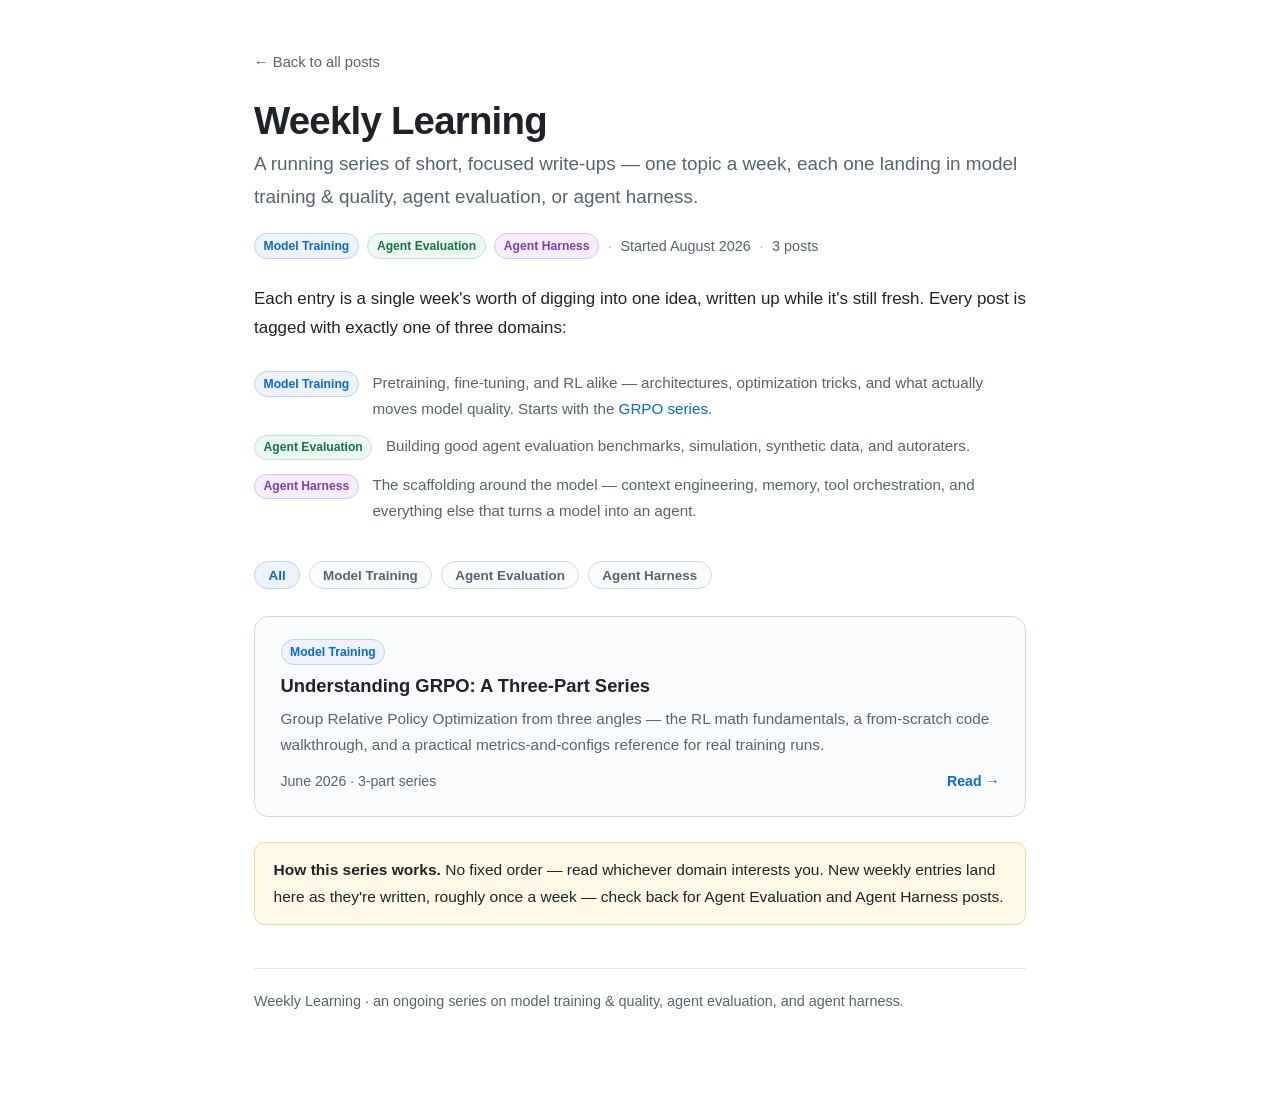
<file: blog/weekly-learning.html>
<!DOCTYPE html>
<html lang="en">
<head>
<meta charset="utf-8">
<meta name="viewport" content="width=device-width, initial-scale=1">
<title>Weekly Learning &mdash; Xiaowei Li</title>
<meta name="description" content="A running weekly series on model training &amp; quality, agent evaluation, and agent harness &mdash; short, focused write-ups, one topic at a time.">
<style>
  :root {
    --bg: #ffffff; --fg: #1f2328; --muted: #59636e; --border: #d1d9e0;
    --border-soft: #e4e8ec; --accent: #0969da; --code-bg: #f6f8fa;
    --row-alt: #fafbfc; --note-bg: #fff8e6; --note-bd: #f0d999;
    --num-bg: #eef3fb; --num-bd: #bcd2f0; --num-fg: #0969da;
    --an-bg: #ecf8f1; --an-bd: #bfe3d0; --an-fg: #15734c;
    --pur-bg: #f5edfb; --pur-bd: #ddc2f0; --pur-fg: #7d3fb0;
    --maxw: 820px;
  }
  @media (prefers-color-scheme: dark) {
    :root {
      --bg: #0d1117; --fg: #e6edf3; --muted: #9198a1; --border: #30363d;
      --border-soft: #21262d; --accent: #4493f8; --code-bg: #161b22;
      --row-alt: #11161d; --note-bg: #241c08; --note-bd: #5c4813;
      --num-bg: #11203a; --num-bd: #1f487e; --num-fg: #6cb0ff;
      --an-bg: #0e1f17; --an-bd: #285339; --an-fg: #56cf92;
      --pur-bg: #241a2e; --pur-bd: #4a2d63; --pur-fg: #c98ef0;
    }
  }
  * { box-sizing: border-box; }
  html { scroll-behavior: smooth; }
  body {
    margin: 0; background: var(--bg); color: var(--fg);
    font: 17px/1.7 -apple-system, BlinkMacSystemFont, "Segoe UI", "Noto Sans",
          Helvetica, Arial, sans-serif;
    -webkit-font-smoothing: antialiased;
  }
  .wrap { max-width: var(--maxw); margin: 0 auto; padding: 48px 24px 96px; }
  a { color: var(--accent); text-decoration: none; }
  a:hover { text-decoration: underline; }
  p { margin: 0.85em 0; }
  strong { font-weight: 650; }

  .backlink { display: inline-block; margin: 0 0 1.6em; color: var(--muted);
    font-size: .92rem; font-weight: 500; }
  .backlink:hover { color: var(--accent); text-decoration: none; }
  .doc-title { font-size: 2.4rem; line-height: 1.15; margin: 0 0 .15em; font-weight: 700;
    letter-spacing: -0.02em; }
  .doc-sub { color: var(--muted); font-size: 1.18rem; margin: 0 0 1.1em; }
  .meta { color: var(--muted); font-size: .9rem; margin: 0 0 1.8em;
    display: flex; gap: .6em; flex-wrap: wrap; align-items: center; }
  .meta .dot { opacity: .5; }
  .tag { font-size: .76rem; font-weight: 600; color: var(--num-fg);
    background: var(--num-bg); border: 1px solid var(--num-bd);
    border-radius: 999px; padding: .12em .7em; }
  .tag.eval { color: var(--an-fg); background: var(--an-bg); border-color: var(--an-bd); }
  .tag.harness { color: var(--pur-fg); background: var(--pur-bg); border-color: var(--pur-bd); }
  .lead { font-size: 1.06rem; }

  /* domain legend */
  .legend { display: grid; gap: .7em; margin: 1.6em 0 2.2em; }
  .legend-item { display: flex; gap: .8em; align-items: baseline; }
  .legend-item .tag { flex: none; }
  .legend-item p { margin: 0; color: var(--muted); font-size: .95rem; }

  /* domain filter */
  .filters { display: flex; gap: .5em; flex-wrap: wrap; margin: 0 0 1.6em; }
  .filter-btn { font-size: .84rem; font-weight: 600; color: var(--muted);
    background: var(--row-alt); border: 1px solid var(--border); border-radius: 999px;
    padding: .4em 1em; cursor: pointer; transition: all .15s ease; }
  .filter-btn:hover { border-color: var(--accent); color: var(--accent); }
  .filter-btn.active { color: var(--accent); background: var(--num-bg); border-color: var(--num-bd); }

  /* post cards */
  .series { display: grid; gap: 1.15em; margin: 1.2em 0; }
  .wcard { display: block; position: relative; border: 1px solid var(--border);
    border-radius: 14px; padding: 1.3em 1.5em; background: var(--row-alt);
    text-decoration: none; color: inherit;
    transition: border-color .15s ease, transform .15s ease, box-shadow .15s ease; }
  .wcard:hover { border-color: var(--accent); transform: translateY(-2px);
    box-shadow: 0 6px 22px rgba(0,0,0,.08); text-decoration: none; }
  .wcard-head { display: flex; align-items: center; gap: .6em; margin-bottom: .55em;
    flex-wrap: wrap; }
  .wcard h3 { margin: 0; font-size: 1.15rem; font-weight: 650; line-height: 1.3; }
  .wcard p { margin: .5em 0 .8em; color: var(--muted); font-size: .96rem; }
  .wcard-meta { display: flex; align-items: center; justify-content: space-between;
    font-size: .88rem; }
  .wcard-time { color: var(--muted); }
  .wcard-go { color: var(--accent); font-weight: 600; }

  .note { background: var(--note-bg); border: 1px solid var(--note-bd);
    border-radius: 10px; padding: .9em 1.2em; margin: 1.6em 0; font-size: .97rem; }
  .note strong { font-weight: 700; }

  .footer { margin-top: 3em; padding-top: 1.4em; border-top: 1px solid var(--border-soft);
    color: var(--muted); font-size: .9rem; }
  @media (max-width: 640px) {
    .wrap { padding: 28px 16px 64px; }
    .doc-title { font-size: 1.85rem; } .doc-sub { font-size: 1.05rem; }
  }
</style>
</head>
<body>
<div class="wrap">
  <a href="../index.html#blog" class="backlink">&larr; Back to all posts</a>

  <h1 class="doc-title">Weekly Learning</h1>
  <p class="doc-sub">A running series of short, focused write-ups &mdash; one topic a week, each one
  landing in model training &amp; quality, agent evaluation, or agent harness.</p>
  <div class="meta">
    <span class="tag">Model Training</span>
    <span class="tag eval">Agent Evaluation</span>
    <span class="tag harness">Agent Harness</span>
    <span class="dot">&middot;</span><span>Started August 2026</span>
    <span class="dot">&middot;</span><span id="post-count">3 posts</span>
  </div>

  <p class="lead">Each entry is a single week's worth of digging into one idea, written up while it's
  still fresh. Every post is tagged with exactly one of three domains:</p>

  <div class="legend">
    <div class="legend-item">
      <span class="tag">Model Training</span>
      <p>Pretraining, fine-tuning, and RL alike &mdash; architectures, optimization tricks, and what
      actually moves model quality. Starts with the <a href="grpo-series.html">GRPO series</a>.</p>
    </div>
    <div class="legend-item">
      <span class="tag eval">Agent Evaluation</span>
      <p>Building good agent evaluation benchmarks, simulation, synthetic data, and autoraters.</p>
    </div>
    <div class="legend-item">
      <span class="tag harness">Agent Harness</span>
      <p>The scaffolding around the model &mdash; context engineering, memory, tool orchestration,
      and everything else that turns a model into an agent.</p>
    </div>
  </div>

  <div class="filters" id="filters">
    <button class="filter-btn active" data-filter="all">All</button>
    <button class="filter-btn" data-filter="training">Model Training</button>
    <button class="filter-btn" data-filter="eval">Agent Evaluation</button>
    <button class="filter-btn" data-filter="harness">Agent Harness</button>
  </div>

  <div class="series" id="post-list">
    <!--
      New post checklist:
      1. Copy weekly-post-template.html to a new file, e.g. 2026-09-05-your-topic.html
      2. Fill in the placeholders and pick the one matching domain tag.
      3. Add a .wcard entry here (copy the example below, uncomment, fill in) above this comment
         block so newest posts stay on top.
      4. Update #post-count above.

      <a class="wcard" href="2026-09-05-your-topic.html" data-domain="training">
        <div class="wcard-head"><span class="tag">Model Training</span></div>
        <h3>Post title</h3>
        <p>One or two sentence summary of what this post covers.</p>
        <div class="wcard-meta">
          <span class="wcard-time">Sept 5, 2026 &middot; ~8 min read</span>
          <span class="wcard-go">Read &rarr;</span>
        </div>
      </a>
    -->
    <a class="wcard" href="grpo-series.html" data-domain="training">
      <div class="wcard-head"><span class="tag">Model Training</span></div>
      <h3>Understanding GRPO: A Three-Part Series</h3>
      <p>Group Relative Policy Optimization from three angles &mdash; the RL math fundamentals, a
      from-scratch code walkthrough, and a practical metrics-and-configs reference for real
      training runs.</p>
      <div class="wcard-meta">
        <span class="wcard-time">June 2026 &middot; 3-part series</span>
        <span class="wcard-go">Read &rarr;</span>
      </div>
    </a>
  </div>

  <div class="note"><strong>How this series works.</strong> No fixed order &mdash; read whichever
  domain interests you. New weekly entries land here as they're written, roughly once a week &mdash;
  check back for Agent Evaluation and Agent Harness posts.</div>

  <div class="footer">
    Weekly Learning &middot; an ongoing series on model training &amp; quality, agent evaluation, and
    agent harness.
  </div>
</div>
<script>
  document.getElementById('filters').addEventListener('click', function (e) {
    var btn = e.target.closest('.filter-btn');
    if (!btn) return;
    document.querySelectorAll('.filter-btn').forEach(function (b) { b.classList.remove('active'); });
    btn.classList.add('active');
    var filter = btn.dataset.filter;
    document.querySelectorAll('#post-list .wcard').forEach(function (card) {
      card.style.display = (filter === 'all' || card.dataset.domain === filter) ? '' : 'none';
    });
  });
</script>
</body>
</html>
</file>
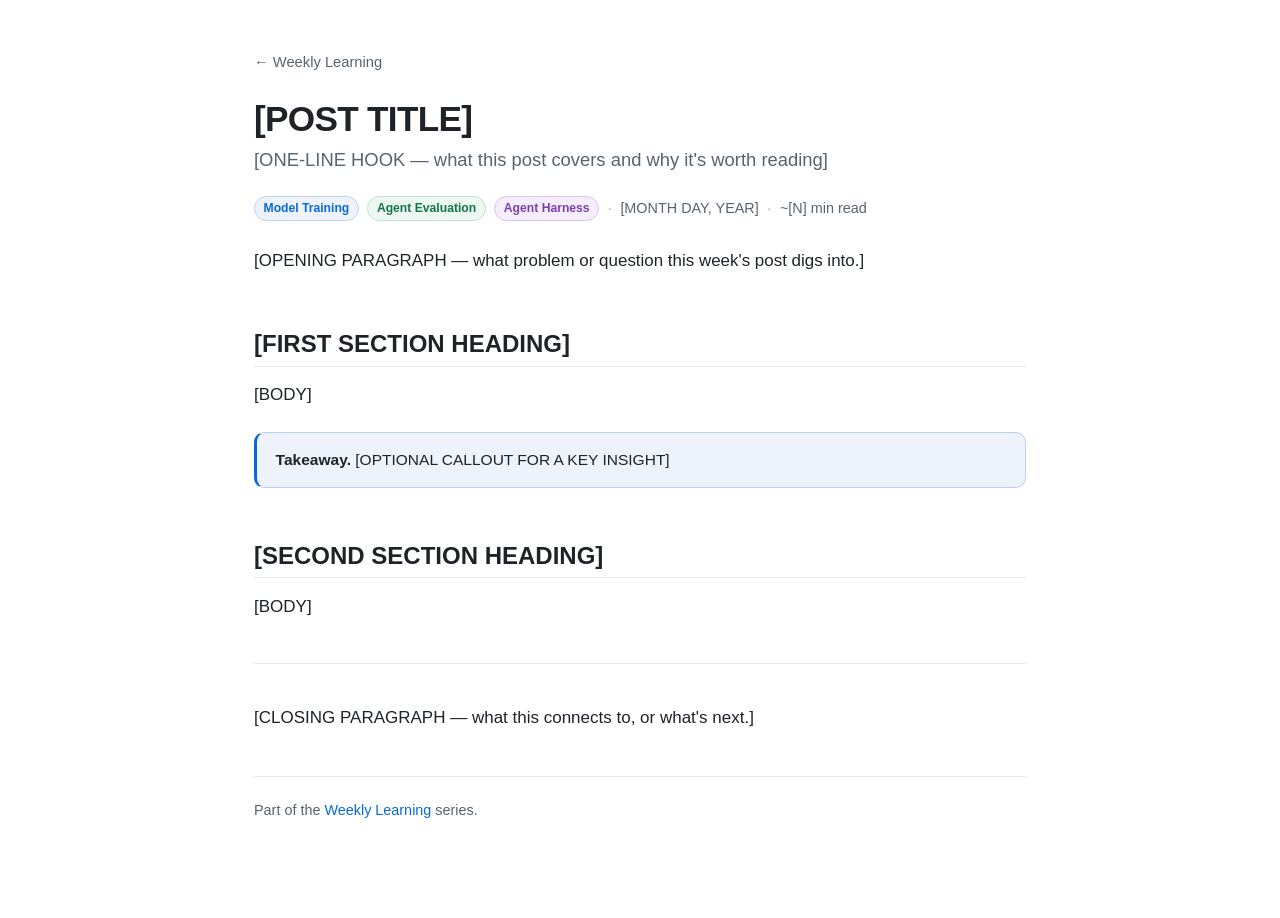
<file: blog/weekly-post-template.html>
<!--
  Weekly Learning post template.
  1. Copy this file to a new name, e.g. 2026-09-05-your-topic.html
  2. Replace every [BRACKETED] placeholder below.
  3. Delete the two unused domain <span class="tag ..."> lines in .meta, keep exactly one.
  4. Add a matching .wcard entry on weekly-learning.html (see the checklist comment there)
     and update its #post-count.
-->
<!DOCTYPE html>
<html lang="en">
<head>
<meta charset="utf-8">
<meta name="viewport" content="width=device-width, initial-scale=1">
<title>[POST TITLE] &mdash; Xiaowei Li</title>
<meta name="description" content="[ONE-SENTENCE SUMMARY FOR SEARCH/SOCIAL PREVIEWS]">
<style>
  :root {
    --bg: #ffffff; --fg: #1f2328; --muted: #59636e; --border: #d1d9e0;
    --border-soft: #e4e8ec; --accent: #0969da; --code-bg: #f6f8fa;
    --code-fg: #b3266b; --row-alt: #fafbfc; --note-bg: #fff8e6; --note-bd: #f0d999;
    --num-bg: #eef3fb; --num-bd: #bcd2f0; --num-fg: #0969da;
    --an-bg: #ecf8f1; --an-bd: #bfe3d0; --an-fg: #15734c;
    --pur-bg: #f5edfb; --pur-bd: #ddc2f0; --pur-fg: #7d3fb0;
    --table-head: #f3f5f7; --maxw: 820px;
  }
  @media (prefers-color-scheme: dark) {
    :root {
      --bg: #0d1117; --fg: #e6edf3; --muted: #9198a1; --border: #30363d;
      --border-soft: #21262d; --accent: #4493f8; --code-bg: #161b22;
      --code-fg: #ff7bbf; --row-alt: #11161d; --note-bg: #241c08; --note-bd: #5c4813;
      --num-bg: #11203a; --num-bd: #1f487e; --num-fg: #6cb0ff; --table-head: #161b22;
      --an-bg: #0e1f17; --an-bd: #285339; --an-fg: #56cf92;
      --pur-bg: #241a2e; --pur-bd: #4a2d63; --pur-fg: #c98ef0;
    }
  }
  * { box-sizing: border-box; }
  html { scroll-behavior: smooth; }
  body {
    margin: 0; background: var(--bg); color: var(--fg);
    font: 17px/1.7 -apple-system, BlinkMacSystemFont, "Segoe UI", "Noto Sans",
          Helvetica, Arial, sans-serif;
    -webkit-font-smoothing: antialiased;
  }
  .wrap { max-width: var(--maxw); margin: 0 auto; padding: 48px 24px 96px; }
  h1, h2, h3 { line-height: 1.25; font-weight: 650; scroll-margin-top: 20px; }
  h2 { font-size: 1.5rem; margin: 2.2em 0 0.5em; padding-bottom: .28em;
    border-bottom: 1px solid var(--border-soft); }
  h3 { font-size: 1.12rem; margin: 1.6em 0 0.3em; }
  p { margin: 0.85em 0; }
  a { color: var(--accent); text-decoration: none; }
  a:hover { text-decoration: underline; }
  strong { font-weight: 650; }
  code { background: var(--code-bg); color: var(--code-fg);
    padding: .12em .38em; border-radius: 5px; font-size: .86em;
    font-family: ui-monospace, SFMono-Regular, "SF Mono", Menlo, Consolas, monospace; }
  pre { background: var(--code-bg); border: 1px solid var(--border-soft);
    border-radius: 10px; padding: 14px 16px; overflow-x: auto; margin: 1.1em 0 1.4em;
    font-size: .86rem; line-height: 1.55;
    font-family: ui-monospace, SFMono-Regular, "SF Mono", Menlo, Consolas, monospace; }
  pre code { background: none; color: var(--fg); padding: 0; font-size: inherit; }
  hr { border: none; border-top: 1px solid var(--border-soft); margin: 2.4em 0; }

  .backlink { display: inline-block; margin: 0 0 1.6em; color: var(--muted);
    font-size: .92rem; font-weight: 500; }
  .backlink:hover { color: var(--accent); text-decoration: none; }
  .doc-title { font-size: 2.2rem; line-height: 1.15; margin: 0 0 .15em; font-weight: 700;
    letter-spacing: -0.02em; }
  .doc-sub { color: var(--muted); font-size: 1.15rem; margin: 0 0 1.1em; }
  .meta { color: var(--muted); font-size: .9rem; margin: 0 0 1.8em;
    display: flex; gap: .6em; flex-wrap: wrap; align-items: center; }
  .meta .dot { opacity: .5; }
  .tag { font-size: .76rem; font-weight: 600; color: var(--num-fg);
    background: var(--num-bg); border: 1px solid var(--num-bd);
    border-radius: 999px; padding: .12em .7em; }
  .tag.eval { color: var(--an-fg); background: var(--an-bg); border-color: var(--an-bd); }
  .tag.harness { color: var(--pur-fg); background: var(--pur-bg); border-color: var(--pur-bd); }
  .lead { font-size: 1.06rem; }

  .note, .idea { border-radius: 10px; padding: .9em 1.2em; margin: 1.4em 0; font-size: .97rem; }
  .note { background: var(--note-bg); border: 1px solid var(--note-bd); }
  .idea { background: var(--num-bg); border: 1px solid var(--num-bd); border-left: 3px solid var(--accent); }
  .note strong, .idea strong { font-weight: 700; }

  .tablewrap { overflow-x: auto; margin: 1.2em 0 1.6em;
    border: 1px solid var(--border); border-radius: 10px; }
  table { border-collapse: collapse; width: 100%; font-size: .92rem; min-width: 480px; }
  thead th { background: var(--table-head); text-align: left; font-weight: 650;
    padding: 11px 14px; border-bottom: 2px solid var(--border); }
  tbody td { padding: 11px 14px; border-bottom: 1px solid var(--border-soft); vertical-align: top; }
  tbody tr:nth-child(even) { background: var(--row-alt); }
  tbody tr:last-child td { border-bottom: none; }

  .footer { margin-top: 3em; padding-top: 1.4em; border-top: 1px solid var(--border-soft);
    color: var(--muted); font-size: .9rem; }
  @media (max-width: 640px) {
    .wrap { padding: 28px 16px 64px; }
    .doc-title { font-size: 1.7rem; } .doc-sub { font-size: 1.02rem; }
    h2 { font-size: 1.3rem; }
  }
</style>
</head>
<body>
<div class="wrap">
  <a href="weekly-learning.html" class="backlink">&larr; Weekly Learning</a>

  <h1 class="doc-title">[POST TITLE]</h1>
  <p class="doc-sub">[ONE-LINE HOOK &mdash; what this post covers and why it's worth reading]</p>
  <div class="meta">
    <!-- keep exactly one of these three -->
    <span class="tag">Model Training</span>
    <span class="tag eval">Agent Evaluation</span>
    <span class="tag harness">Agent Harness</span>
    <span class="dot">&middot;</span><span>[MONTH DAY, YEAR]</span>
    <span class="dot">&middot;</span><span>~[N] min read</span>
  </div>

  <p class="lead">[OPENING PARAGRAPH &mdash; what problem or question this week's post digs into.]</p>

  <h2 id="section-1">[FIRST SECTION HEADING]</h2>
  <p>[BODY]</p>

  <div class="idea"><strong>Takeaway.</strong> [OPTIONAL CALLOUT FOR A KEY INSIGHT]</div>

  <h2 id="section-2">[SECOND SECTION HEADING]</h2>
  <p>[BODY]</p>

  <hr>
  <p>[CLOSING PARAGRAPH &mdash; what this connects to, or what's next.]</p>

  <div class="footer">
    Part of the <a href="weekly-learning.html">Weekly Learning</a> series.
  </div>
</div>
</body>
</html>
</file>
<file: styles.css>
/* ===== CSS Custom Properties ===== */
:root {
  --color-primary: #1a365d;
  --color-primary-light: #2a4a7f;
  --color-primary-dark: #0f2440;
  --color-accent: #2b6cb0;
  --color-accent-light: #3182ce;
  --color-text: #1a202c;
  --color-text-light: #4a5568;
  --color-text-muted: #718096;
  --color-bg: #ffffff;
  --color-bg-alt: #f7fafc;
  --color-bg-card: #ffffff;
  --color-border: #e2e8f0;
  --color-border-light: #edf2f7;
  --font-sans: 'Inter', -apple-system, BlinkMacSystemFont, 'Segoe UI', sans-serif;
  --font-serif: 'Source Serif 4', Georgia, 'Times New Roman', serif;
  --shadow-sm: 0 1px 2px rgba(0, 0, 0, 0.05);
  --shadow-md: 0 4px 6px rgba(0, 0, 0, 0.07);
  --shadow-lg: 0 10px 25px rgba(0, 0, 0, 0.1);
  --radius: 6px;
  --radius-lg: 10px;
  --transition: 0.2s ease;
}

/* ===== Reset & Base ===== */
*, *::before, *::after {
  box-sizing: border-box;
  margin: 0;
  padding: 0;
}

html {
  scroll-behavior: smooth;
  scroll-padding-top: 80px;
}

body {
  font-family: var(--font-sans);
  color: var(--color-text);
  background: var(--color-bg);
  line-height: 1.7;
  -webkit-font-smoothing: antialiased;
}

a {
  color: var(--color-accent);
  text-decoration: none;
  transition: color var(--transition);
}

a:hover {
  color: var(--color-accent-light);
}

ul {
  list-style: none;
}

img {
  max-width: 100%;
  display: block;
}

/* ===== Container ===== */
.container {
  max-width: 1080px;
  margin: 0 auto;
  padding: 0 24px;
}

/* ===== Navigation ===== */
.nav {
  position: fixed;
  top: 0;
  left: 0;
  right: 0;
  z-index: 1000;
  background: rgba(255, 255, 255, 0.95);
  backdrop-filter: blur(10px);
  border-bottom: 1px solid var(--color-border-light);
  transition: box-shadow var(--transition);
}

.nav.scrolled {
  box-shadow: var(--shadow-sm);
}

.nav-inner {
  max-width: 1080px;
  margin: 0 auto;
  padding: 0 24px;
  display: flex;
  align-items: center;
  justify-content: space-between;
  height: 64px;
}

.nav-logo {
  font-family: var(--font-serif);
  font-size: 1.25rem;
  font-weight: 700;
  color: var(--color-primary);
}

.nav-logo:hover {
  color: var(--color-primary);
}

.nav-links {
  display: flex;
  align-items: center;
  gap: 32px;
}

.nav-links a {
  font-size: 0.9rem;
  font-weight: 500;
  color: var(--color-text-light);
  transition: color var(--transition);
}

.nav-links a:hover {
  color: var(--color-primary);
}

.nav-toggle {
  display: none;
  flex-direction: column;
  gap: 5px;
  background: none;
  border: none;
  cursor: pointer;
  padding: 4px;
}

.nav-toggle span {
  display: block;
  width: 24px;
  height: 2px;
  background: var(--color-text);
  transition: all 0.3s ease;
}

/* ===== Buttons ===== */
.btn {
  display: inline-block;
  padding: 12px 28px;
  font-size: 0.95rem;
  font-weight: 600;
  font-family: var(--font-sans);
  border-radius: var(--radius);
  cursor: pointer;
  transition: all var(--transition);
  text-align: center;
}

.btn-sm {
  padding: 8px 20px;
  font-size: 0.85rem;
}

.btn-primary {
  background: var(--color-primary);
  color: #fff;
  border: 2px solid var(--color-primary);
}

.btn-primary:hover {
  background: var(--color-primary-light);
  border-color: var(--color-primary-light);
  color: #fff;
  box-shadow: var(--shadow-md);
}

.btn-outline {
  background: transparent;
  color: var(--color-primary);
  border: 2px solid var(--color-primary);
}

.btn-outline:hover {
  background: var(--color-primary);
  color: #fff;
}

/* ===== Hero ===== */
.hero {
  padding: 160px 0 100px;
  background: linear-gradient(160deg, #f7fafc 0%, #edf2f7 100%);
  border-bottom: 1px solid var(--color-border-light);
}

.hero-content {
  max-width: 700px;
}

.hero-greeting {
  font-size: 1.1rem;
  color: var(--color-accent);
  font-weight: 500;
  margin-bottom: 8px;
}

.hero-name {
  font-family: var(--font-serif);
  font-size: 3.5rem;
  font-weight: 700;
  color: var(--color-primary-dark);
  line-height: 1.15;
  margin-bottom: 12px;
}

.hero-title {
  font-size: 1.35rem;
  font-weight: 500;
  color: var(--color-text-light);
  margin-bottom: 20px;
}

.hero-subtitle {
  font-size: 1.1rem;
  color: var(--color-text-muted);
  line-height: 1.8;
  margin-bottom: 32px;
}

.hero-actions {
  display: flex;
  gap: 16px;
  flex-wrap: wrap;
}

/* ===== Sections ===== */
.section {
  padding: 96px 0;
}

.section-alt {
  background: var(--color-bg-alt);
}

.section-title {
  font-family: var(--font-serif);
  font-size: 2rem;
  font-weight: 700;
  color: var(--color-primary-dark);
  margin-bottom: 16px;
  position: relative;
}

.section-title::after {
  content: '';
  display: block;
  width: 48px;
  height: 3px;
  background: var(--color-accent);
  margin-top: 12px;
  border-radius: 2px;
}

.section-subtitle {
  font-size: 1.05rem;
  color: var(--color-text-muted);
  margin-bottom: 48px;
  max-width: 600px;
}

/* ===== About ===== */
.about-grid {
  display: grid;
  grid-template-columns: 1.4fr 1fr;
  gap: 64px;
  margin-top: 40px;
  align-items: start;
}

.about-text p {
  color: var(--color-text-light);
  margin-bottom: 20px;
  font-size: 1.02rem;
}

.about-highlights {
  display: grid;
  grid-template-columns: 1fr 1fr;
  gap: 16px;
}

.highlight-card {
  background: var(--color-bg-alt);
  border: 1px solid var(--color-border-light);
  border-radius: var(--radius-lg);
  padding: 24px 20px;
  text-align: center;
}

.highlight-number {
  display: block;
  font-family: var(--font-serif);
  font-size: 1.5rem;
  font-weight: 700;
  color: var(--color-primary);
  margin-bottom: 4px;
}

.highlight-label {
  display: block;
  font-size: 0.82rem;
  color: var(--color-text-muted);
  font-weight: 500;
}

/* ===== Timeline ===== */
.timeline {
  position: relative;
  margin-top: 48px;
  padding-left: 32px;
}

.timeline::before {
  content: '';
  position: absolute;
  left: 7px;
  top: 8px;
  bottom: 8px;
  width: 2px;
  background: var(--color-border);
}

.timeline-item {
  position: relative;
  margin-bottom: 48px;
}

.timeline-item:last-child {
  margin-bottom: 0;
}

.timeline-marker {
  position: absolute;
  left: -32px;
  top: 8px;
  width: 16px;
  height: 16px;
  border-radius: 50%;
  background: var(--color-bg);
  border: 3px solid var(--color-accent);
  z-index: 1;
}

.timeline-item:first-child .timeline-marker {
  background: var(--color-accent);
}

.timeline-content {
  background: var(--color-bg-card);
  border: 1px solid var(--color-border-light);
  border-radius: var(--radius-lg);
  padding: 28px 32px;
  transition: box-shadow var(--transition);
}

.timeline-content:hover {
  box-shadow: var(--shadow-md);
}

.timeline-header {
  display: flex;
  justify-content: space-between;
  align-items: flex-start;
  margin-bottom: 16px;
  gap: 16px;
}

.timeline-company {
  font-size: 1.15rem;
  font-weight: 700;
  color: var(--color-primary-dark);
}

.timeline-role {
  font-size: 0.95rem;
  color: var(--color-accent);
  font-weight: 500;
  margin-top: 2px;
}

.timeline-meta {
  text-align: right;
  flex-shrink: 0;
}

.timeline-location {
  display: block;
  font-size: 0.85rem;
  color: var(--color-text-muted);
}

.timeline-date {
  display: block;
  font-size: 0.85rem;
  color: var(--color-text-muted);
  font-weight: 500;
}

.timeline-details {
  list-style: disc;
  padding-left: 20px;
}

.timeline-details li {
  font-size: 0.93rem;
  color: var(--color-text-light);
  margin-bottom: 8px;
  line-height: 1.6;
}

.timeline-details li:last-child {
  margin-bottom: 0;
}

/* ===== Projects ===== */
.projects-grid {
  display: grid;
  grid-template-columns: repeat(3, 1fr);
  gap: 24px;
  margin-top: 48px;
}

.project-card {
  background: var(--color-bg-card);
  border: 1px solid var(--color-border-light);
  border-radius: var(--radius-lg);
  padding: 28px;
  transition: all var(--transition);
}

.project-card:hover {
  box-shadow: var(--shadow-lg);
  transform: translateY(-2px);
}

.project-tag {
  display: inline-block;
  font-size: 0.75rem;
  font-weight: 600;
  text-transform: uppercase;
  letter-spacing: 0.5px;
  color: var(--color-accent);
  background: rgba(43, 108, 176, 0.08);
  padding: 4px 10px;
  border-radius: 4px;
  margin-bottom: 12px;
}

.project-title {
  font-size: 1.1rem;
  font-weight: 700;
  color: var(--color-primary-dark);
  margin-bottom: 10px;
}

.project-desc {
  font-size: 0.9rem;
  color: var(--color-text-muted);
  line-height: 1.65;
  margin-bottom: 16px;
}

.project-tech {
  display: flex;
  flex-wrap: wrap;
  gap: 6px;
}

.project-tech span {
  font-size: 0.75rem;
  font-weight: 500;
  color: var(--color-text-muted);
  background: var(--color-bg-alt);
  border: 1px solid var(--color-border);
  padding: 3px 10px;
  border-radius: 20px;
}

/* ===== Blog ===== */
.blog-grid {
  display: grid;
  grid-template-columns: repeat(3, 1fr);
  gap: 24px;
}

.blog-card {
  display: block;
  background: var(--color-bg-card);
  border: 1px solid var(--color-border-light);
  border-radius: var(--radius-lg);
  padding: 28px;
  transition: all var(--transition);
  color: inherit;
}

.blog-card:hover {
  box-shadow: var(--shadow-lg);
  transform: translateY(-2px);
  color: inherit;
}

.blog-date {
  font-size: 0.82rem;
  color: var(--color-text-muted);
  font-weight: 500;
  margin-bottom: 10px;
}

.blog-title {
  font-size: 1.1rem;
  font-weight: 700;
  color: var(--color-primary-dark);
  margin-bottom: 10px;
  line-height: 1.4;
}

.blog-excerpt {
  font-size: 0.9rem;
  color: var(--color-text-muted);
  line-height: 1.65;
  margin-bottom: 16px;
}

.blog-read-more {
  font-size: 0.88rem;
  font-weight: 600;
  color: var(--color-accent);
}

/* ===== Publications ===== */
.pub-group {
  margin-bottom: 40px;
}

.pub-group:last-child {
  margin-bottom: 0;
}

.pub-group-title {
  font-family: var(--font-serif);
  font-size: 1.25rem;
  font-weight: 600;
  color: var(--color-primary);
  margin-bottom: 16px;
  padding-bottom: 8px;
  border-bottom: 1px solid var(--color-border);
}

.pub-item {
  background: var(--color-bg-card);
  border: 1px solid var(--color-border-light);
  border-radius: var(--radius);
  padding: 20px 24px;
  margin-bottom: 12px;
  transition: box-shadow var(--transition);
}

.pub-item:hover {
  box-shadow: var(--shadow-md);
}

.pub-item:last-child {
  margin-bottom: 0;
}

.pub-title {
  font-size: 1rem;
  font-weight: 600;
  color: var(--color-primary-dark);
  margin-bottom: 4px;
  line-height: 1.45;
}

.pub-authors {
  font-size: 0.88rem;
  color: var(--color-text-muted);
  margin-bottom: 2px;
}

.pub-venue {
  font-size: 0.85rem;
  color: var(--color-text-muted);
  font-style: italic;
  margin-bottom: 8px;
}

.pub-meta {
  display: flex;
  align-items: center;
  gap: 16px;
}

.pub-citations {
  font-size: 0.8rem;
  font-weight: 600;
  color: var(--color-text-muted);
  background: var(--color-bg-alt);
  border: 1px solid var(--color-border);
  padding: 2px 10px;
  border-radius: 20px;
}

.pub-link {
  font-size: 0.82rem;
  font-weight: 600;
  color: var(--color-accent);
}

.pub-link:hover {
  text-decoration: underline;
}

/* ===== Education ===== */
.education-card {
  background: var(--color-bg-card);
  border: 1px solid var(--color-border-light);
  border-radius: var(--radius-lg);
  padding: 32px;
  margin-top: 40px;
}

.education-header {
  display: flex;
  justify-content: space-between;
  align-items: flex-start;
  margin-bottom: 12px;
  gap: 16px;
}

.education-school {
  font-size: 1.15rem;
  font-weight: 700;
  color: var(--color-primary-dark);
}

.education-degree {
  font-size: 0.95rem;
  color: var(--color-accent);
  font-weight: 500;
  margin-top: 2px;
}

.education-desc {
  font-size: 0.93rem;
  color: var(--color-text-light);
  line-height: 1.6;
}

/* ===== Contact ===== */
.contact-links {
  display: flex;
  gap: 24px;
  flex-wrap: wrap;
}

.contact-item {
  display: flex;
  align-items: center;
  gap: 12px;
  padding: 16px 28px;
  background: var(--color-bg-card);
  border: 1px solid var(--color-border-light);
  border-radius: var(--radius-lg);
  color: var(--color-text);
  font-weight: 500;
  transition: all var(--transition);
}

.contact-item:hover {
  box-shadow: var(--shadow-md);
  border-color: var(--color-accent);
  color: var(--color-accent);
}

.contact-item svg {
  width: 20px;
  height: 20px;
  flex-shrink: 0;
}

/* ===== Footer ===== */
.footer {
  padding: 32px 0;
  border-top: 1px solid var(--color-border-light);
  text-align: center;
}

.footer p {
  font-size: 0.85rem;
  color: var(--color-text-muted);
}

/* ===== Blog Post Page ===== */
.blog-post {
  padding: 120px 0 96px;
}

.blog-back {
  display: inline-block;
  font-size: 0.9rem;
  font-weight: 500;
  color: var(--color-accent);
  margin-bottom: 32px;
}

.blog-back:hover {
  color: var(--color-primary);
}

.blog-post-header {
  margin-bottom: 48px;
  border-bottom: 1px solid var(--color-border-light);
  padding-bottom: 32px;
}

.blog-post-title {
  font-family: var(--font-serif);
  font-size: 2.4rem;
  font-weight: 700;
  color: var(--color-primary-dark);
  line-height: 1.25;
  margin-bottom: 16px;
}

.blog-post-subtitle {
  font-size: 1.1rem;
  color: var(--color-text-muted);
  line-height: 1.7;
}

.blog-post-body {
  max-width: 720px;
  font-size: 1.05rem;
  line-height: 1.85;
  color: var(--color-text-light);
}

.blog-post-body p {
  margin-bottom: 24px;
}

.blog-post-body h2 {
  font-family: var(--font-serif);
  font-size: 1.5rem;
  font-weight: 700;
  color: var(--color-primary-dark);
  margin: 48px 0 16px;
}

.blog-post-body h3 {
  font-size: 1.2rem;
  font-weight: 600;
  color: var(--color-text);
  margin: 36px 0 12px;
}

.blog-post-body code {
  background: var(--color-bg-alt);
  border: 1px solid var(--color-border);
  padding: 2px 6px;
  border-radius: 4px;
  font-size: 0.9em;
}

.blog-post-body pre {
  background: var(--color-primary-dark);
  color: #e2e8f0;
  padding: 24px;
  border-radius: var(--radius-lg);
  overflow-x: auto;
  margin-bottom: 24px;
}

.blog-post-body pre code {
  background: none;
  border: none;
  padding: 0;
  color: inherit;
}

/* ===== Animations ===== */
.fade-in {
  opacity: 0;
  transform: translateY(20px);
  transition: opacity 0.6s ease, transform 0.6s ease;
}

.fade-in.visible {
  opacity: 1;
  transform: translateY(0);
}

/* ===== Responsive ===== */
@media (max-width: 1024px) {
  .projects-grid,
  .blog-grid {
    grid-template-columns: repeat(2, 1fr);
  }
}

@media (max-width: 768px) {
  .nav-toggle {
    display: flex;
  }

  .nav-links {
    display: none;
    position: absolute;
    top: 64px;
    left: 0;
    right: 0;
    background: var(--color-bg);
    flex-direction: column;
    padding: 24px;
    gap: 16px;
    border-bottom: 1px solid var(--color-border);
    box-shadow: var(--shadow-md);
  }

  .nav-links.open {
    display: flex;
  }

  .hero {
    padding: 120px 0 72px;
  }

  .hero-name {
    font-size: 2.5rem;
  }

  .hero-title {
    font-size: 1.15rem;
  }

  .about-grid {
    grid-template-columns: 1fr;
    gap: 40px;
  }

  .about-highlights {
    grid-template-columns: repeat(2, 1fr);
  }

  .timeline {
    padding-left: 24px;
  }

  .timeline-header {
    flex-direction: column;
  }

  .timeline-meta {
    text-align: left;
  }

  .projects-grid,
  .blog-grid {
    grid-template-columns: 1fr;
  }

  .section {
    padding: 64px 0;
  }

  .section-title {
    font-size: 1.65rem;
  }

  .contact-links {
    flex-direction: column;
  }

  .education-header {
    flex-direction: column;
  }
}

@media (max-width: 480px) {
  .hero-name {
    font-size: 2rem;
  }

  .hero-actions {
    flex-direction: column;
  }

  .btn {
    width: 100%;
  }

  .about-highlights {
    grid-template-columns: 1fr;
  }

  .timeline-content {
    padding: 20px;
  }
}
</file>
